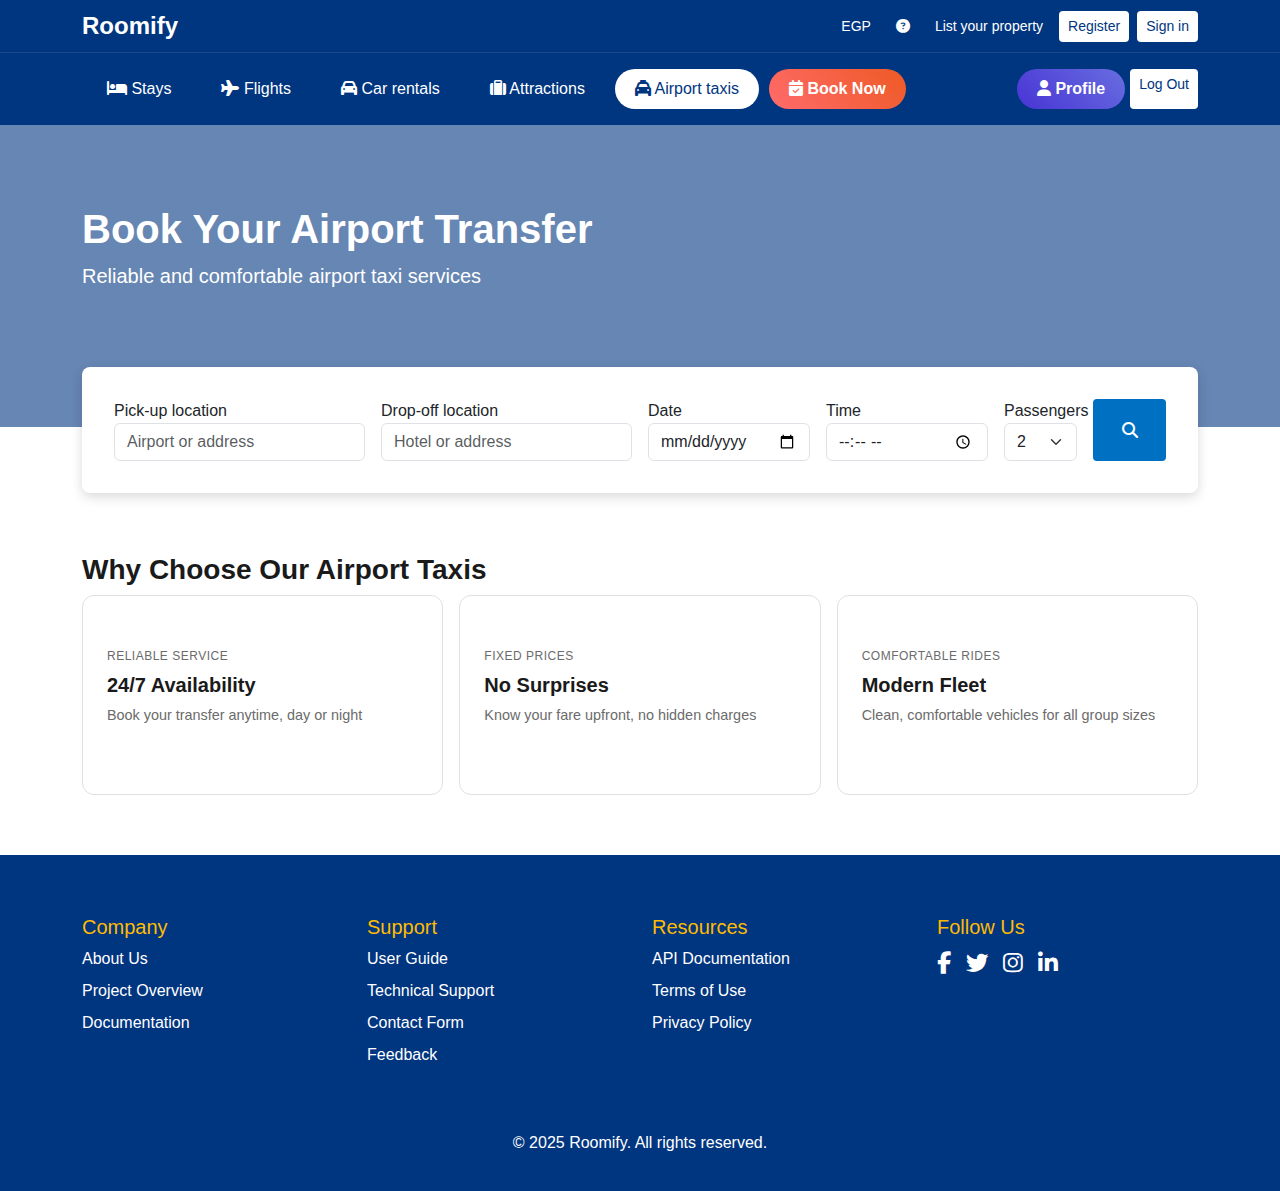
<file: Airport Taxis/airport-taxis.html>
<!DOCTYPE html>
<html lang="en">
<head>
    <meta charset="UTF-8">
    <meta name="viewport" content="width=device-width, initial-scale=1.0">
    <title>Roomify - Airport Taxis</title>

    <!-- Bootstrap & FontAwesome -->
    <link href="https://cdnjs.cloudflare.com/ajax/libs/bootstrap/5.3.2/css/bootstrap.min.css" rel="stylesheet">
    <link href="https://cdnjs.cloudflare.com/ajax/libs/font-awesome/6.4.0/css/all.min.css" rel="stylesheet">

    <!-- Custom CSS -->
    <link rel="stylesheet" href="../Home Page/style.css">
    <style>
        .hero {
            background-image: linear-gradient(rgba(0, 53, 128, 0.6), rgba(0, 53, 128, 0.6)), url('https://images.unsplash.com/photo-1449824913935-59a10b8d2000?w=1920&q=80');
        }
        .taxi-search-card {
            background: white;
            border-radius: 8px;
            padding: 2rem;
            box-shadow: 0 4px 12px rgba(0,0,0,0.15);
            position: relative;
            z-index: 10;
        }
    </style>
</head>
<body>

    <!-- Top Header Bar -->
    <div class="top-header">
        <div class="container">
            <div class="d-flex justify-content-between align-items-center py-2">
                <a class="navbar-brand" href="../Home Page/index.html">Roomify</a>
                <div class="d-flex align-items-center gap-2">
                    <button class="btn btn-sm text-white border-0">EGP</button>
                    <button class="btn btn-sm text-white border-0 icon-btn">
                        <i class="fas fa-question-circle"></i>
                    </button>
                    <a href="../listing-page/listing.html" class="btn btn-sm text-white border-0">List your property</a>
                   <a href="../Roomify-login/login.html" class="btn btn-sm white-btn">Register</a>
                   <a href="../Roomify-login/login.html" class="btn btn-sm white-btn">Sign in</a>
                </div>
            </div>
        </div>
    </div>

    <!-- Navigation -->
    <nav class="navbar navbar-expand-lg">
        <div class="container">
            <button class="navbar-toggler" type="button" data-bs-toggle="collapse" data-bs-target="#navbarNav">
                <span class="navbar-toggler-icon"></span>
            </button>

            <div class="collapse navbar-collapse justify-content-between" id="navbarNav">
                <!-- Main navigation items on the left -->
                <ul class="nav nav-pills">
                    <li class="nav-item"><a class="nav-link" href="../Home Page/index.html"><i class="fas fa-bed"></i> Stays</a></li>
                    <li class="nav-item"><a class="nav-link" href="../Flights/flights.html"><i class="fas fa-plane"></i> Flights</a></li>
                    <li class="nav-item"><a class="nav-link" href="../Car Rentals/car-rentals.html"><i class="fas fa-car"></i> Car rentals</a></li>
                    <li class="nav-item"><a class="nav-link" href="../Attractions/attractions.html"><i class="fas fa-suitcase"></i> Attractions</a></li>
                    <li class="nav-item"><a class="nav-link active" href="airport-taxis.html"><i class="fas fa-taxi"></i> Airport taxis</a></li>
                    <li class="nav-item"><a class="nav-link book-btn" href="../Booking Form/booking-form.html"><i class="fas fa-calendar-check"></i> Book Now</a></li>
                </ul>
                
                <!-- Profile button on the far right -->
                <div class="nav nav-pills">
                    <a class="nav-link profile-btn" href="../profile and bookings/profile&bookings.html"><i class="fas fa-user"></i> Profile</a>
                    <a href="../Home Page/index.html" class="btn btn-sm white-btn">Log Out</a>
                </div>
            </div>
        </div>
    </nav>

    <!-- Hero -->
    <section class="hero">
        <div class="container">
            <h1>Book Your Airport Transfer</h1>
            <p class="lead">Reliable and comfortable airport taxi services</p>
        </div>
    </section>

    <!-- Airport Taxi Search Card -->
    <div class="container">
        <div class="taxi-search-card">
            <form id="taxiSearchForm">
                <div class="row g-3">
                    <div class="col-md-3">
                        <label>Pick-up location</label>
                        <input type="text" id="taxiPickup" class="form-control" placeholder="Airport or address" required>
                    </div>

                    <div class="col-md-3">
                        <label>Drop-off location</label>
                        <input type="text" id="taxiDropoff" class="form-control" placeholder="Hotel or address" required>
                    </div>

                    <div class="col-md-2">
                        <label>Date</label>
                        <input type="date" id="taxiDate" class="form-control" required>
                    </div>

                    <div class="col-md-2">
                        <label>Time</label>
                        <input type="time" id="taxiTime" class="form-control" required>
                    </div>

                    <div class="col-md-1">
                        <label>Passengers</label>
                        <select id="taxiPassengers" class="form-select">
                            <option value="1">1</option>
                            <option value="2" selected>2</option>
                            <option value="3">3</option>
                            <option value="4">4</option>
                            <option value="5+">5+</option>
                        </select>
                    </div>

                    <div class="col-md-1 d-flex align-items-end">
                        <button type="submit" class="btn btn-search w-100 d-flex justify-content-center align-items-center" style="height: 100%;">
                            <i class="fas fa-search"></i>
                        </button>
                    </div>
                </div>
            </form>
        </div>
    </div>

    <!-- Service Features -->
    <section class="offers-section">
        <div class="container">
            <h2 class="section-title">Why Choose Our Airport Taxis</h2>
            <div class="row g-3">
                <div class="col-md-4">
                    <div class="offer-card">
                        <div class="offer-content">
                            <div class="offer-text">
                                <span class="offer-category">Reliable Service</span>
                                <h3 class="offer-title">24/7 Availability</h3>
                                <p class="offer-description">Book your transfer anytime, day or night</p>
                            </div>
                        </div>
                    </div>
                </div>
                <div class="col-md-4">
                    <div class="offer-card">
                        <div class="offer-content">
                            <div class="offer-text">
                                <span class="offer-category">Fixed Prices</span>
                                <h3 class="offer-title">No Surprises</h3>
                                <p class="offer-description">Know your fare upfront, no hidden charges</p>
                            </div>
                        </div>
                    </div>
                </div>
                <div class="col-md-4">
                    <div class="offer-card">
                        <div class="offer-content">
                            <div class="offer-text">
                                <span class="offer-category">Comfortable Rides</span>
                                <h3 class="offer-title">Modern Fleet</h3>
                                <p class="offer-description">Clean, comfortable vehicles for all group sizes</p>
                            </div>
                        </div>
                    </div>
                </div>
            </div>
        </div>
    </section>

    <!-- Footer -->
    <footer>
        <div class="container">
            <div class="row justify-content-center">
                <div class="col-md-3 mb-4">
                    <h5>Company</h5>
                    <a href="javascript:void(0);">About Us</a>
                    <a href="javascript:void(0);">Project Overview</a>
                    <a href="javascript:void(0);">Documentation</a>
                </div>
                <div class="col-md-3 mb-4">
                    <h5>Support</h5>
                    <a href="javascript:void(0);">User Guide</a>
                    <a href="javascript:void(0);">Technical Support</a>
                    <a href="javascript:void(0);">Contact Form</a>
                    <a href="javascript:void(0);">Feedback</a>
                </div>
                <div class="col-md-3 mb-4">
                    <h5>Resources</h5>
                    <a href="javascript:void(0);">API Documentation</a>
                    <a href="javascript:void(0);">Terms of Use</a>
                    <a href="javascript:void(0);">Privacy Policy</a>
                </div>
                <div class="col-md-3 mb-4">
                    <h5>Follow Us</h5>
                    <div class="social-icons">
                        <a href="javascript:void(0);"><i class="fab fa-facebook-f"></i></a>
                        <a href="javascript:void(0);"><i class="fab fa-twitter"></i></a>
                        <a href="javascript:void(0);"><i class="fab fa-instagram"></i></a>
                        <a href="javascript:void(0);"><i class="fab fa-linkedin-in"></i></a>
                    </div>
                </div>
            </div>
            <div class="copyright">
                <p>&copy; 2025 Roomify. All rights reserved.</p>
            </div>
        </div>
    </footer>

    <!-- Bootstrap JS -->
    <script src="https://cdnjs.cloudflare.com/ajax/libs/bootstrap/5.3.2/js/bootstrap.bundle.min.js"></script>
    <script>
        // Set min date to today
        const today = new Date().toISOString().split('T')[0];
        document.getElementById('taxiDate').min = today;

        // Form submission
        document.getElementById('taxiSearchForm').addEventListener('submit', function(e) {
            e.preventDefault();
            alert('Searching for airport taxis...');
        });
    </script>
</body>
</html>
</file>
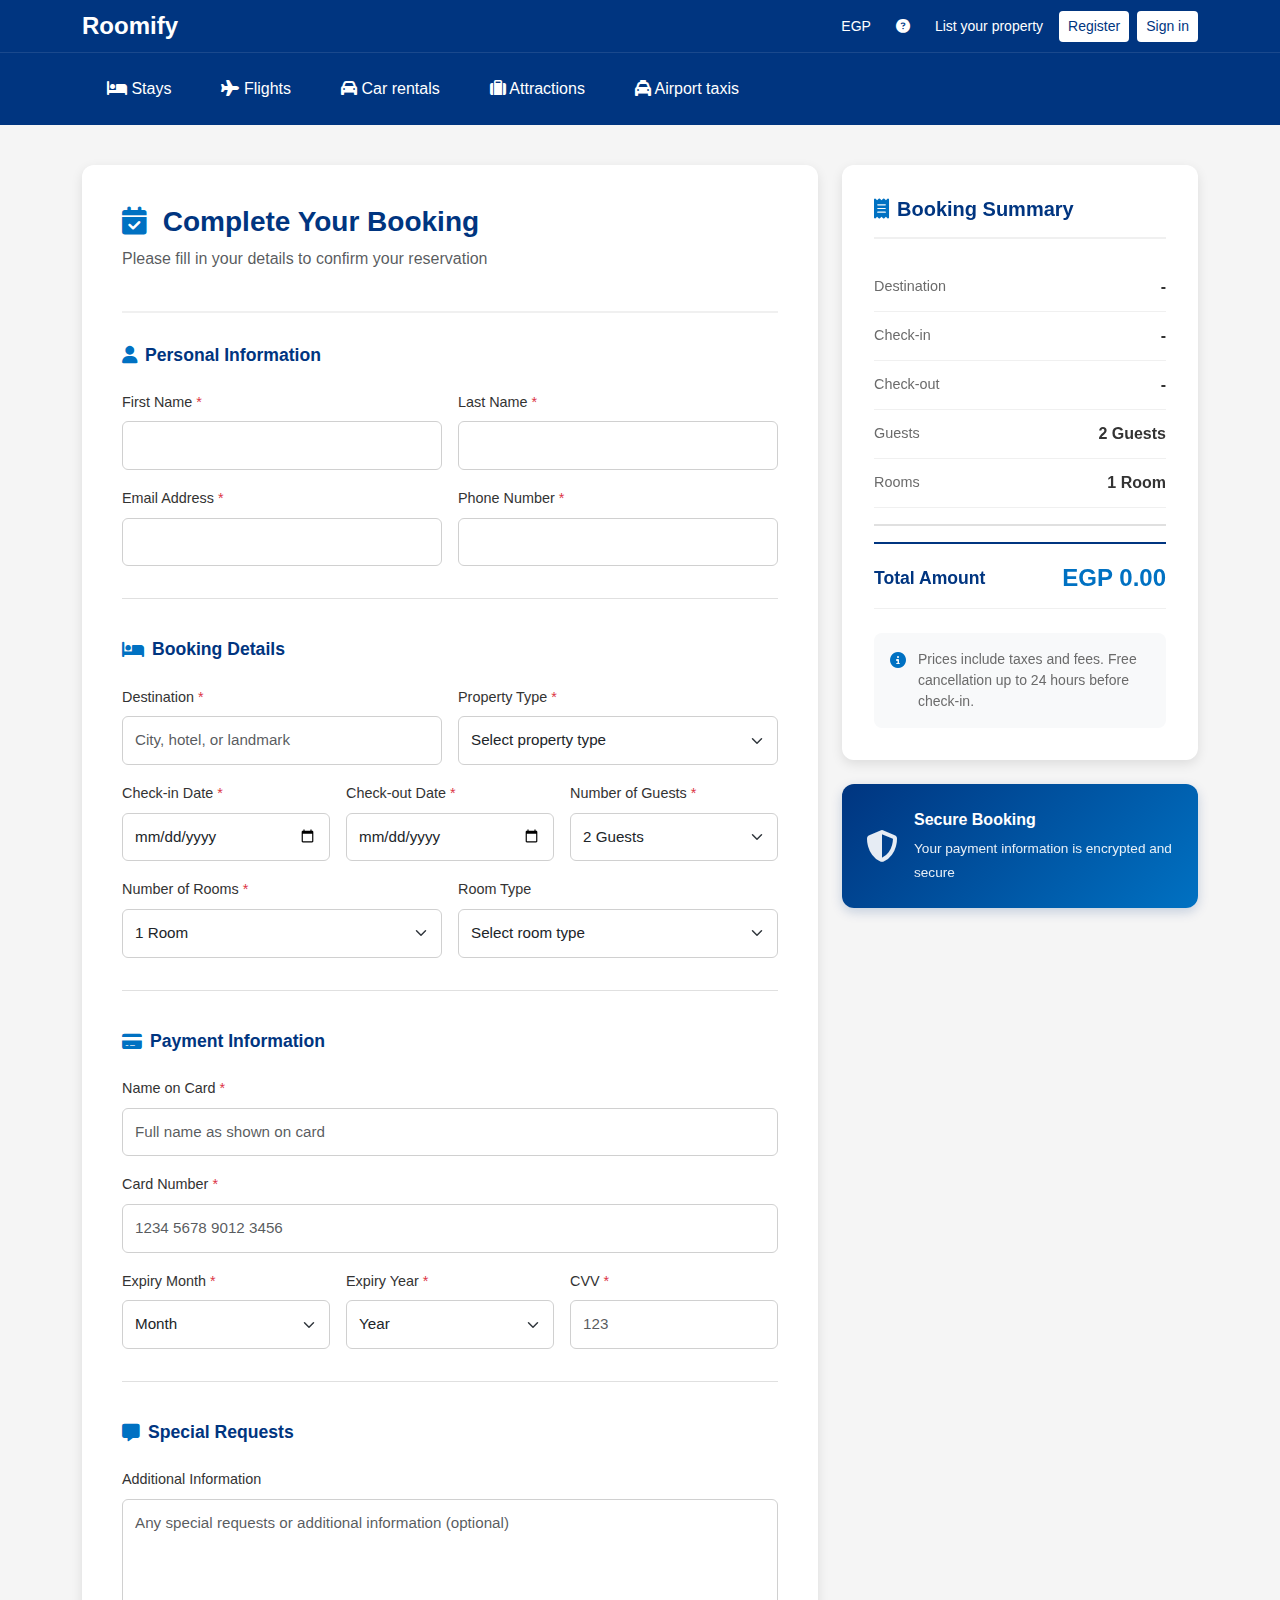
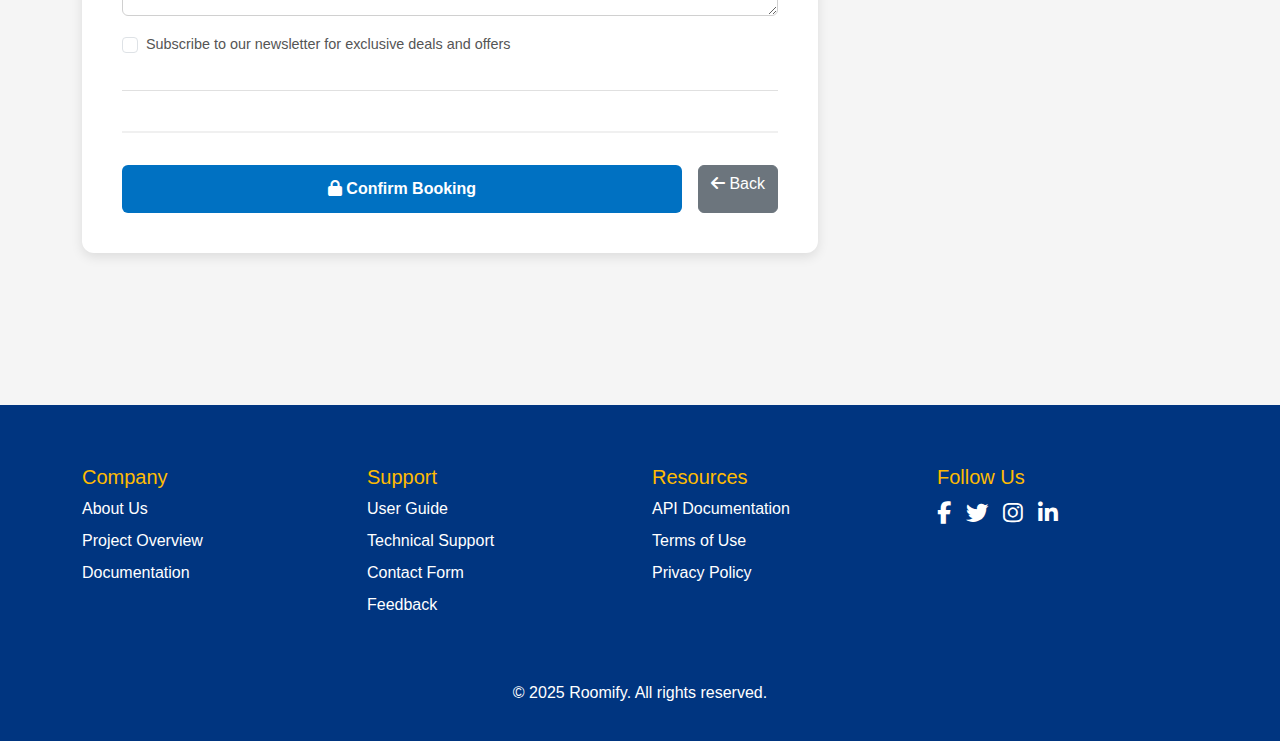
<file: Booking Form/booking-form.html>
<!DOCTYPE html>
<html lang="en">
<head>
    <meta charset="UTF-8">
    <meta name="viewport" content="width=device-width, initial-scale=1.0">
    <title>Roomify - Complete Your Booking</title>

    <!-- Bootstrap & FontAwesome -->
    <link href="https://cdnjs.cloudflare.com/ajax/libs/bootstrap/5.3.2/css/bootstrap.min.css" rel="stylesheet">
    <link href="https://cdnjs.cloudflare.com/ajax/libs/font-awesome/6.4.0/css/all.min.css" rel="stylesheet">

    <!-- Custom CSS -->
    <link rel="stylesheet" href="style.css">
</head>
<body>
    <!-- Top Header Bar -->
    <div class="top-header">
        <div class="container">
            <div class="d-flex justify-content-between align-items-center py-2">
                <a class="navbar-brand" href="../Home Page/index.html">Roomify</a>
                <div class="d-flex align-items-center gap-2">
                    <button class="btn btn-sm text-white border-0">EGP</button>
                    <button class="btn btn-sm text-white border-0 icon-btn">
                        <i class="fas fa-question-circle"></i>
                    </button>
                    <button class="btn btn-sm text-white border-0">List your property</button>
                    <button class="btn btn-sm white-btn">Register</button>
                    <button class="btn btn-sm white-btn">Sign in</button>
                </div>
            </div>
        </div>
    </div>

    <!-- Navigation -->
    <nav class="navbar navbar-expand-lg">
        <div class="container">
            <button class="navbar-toggler" type="button" data-bs-toggle="collapse" data-bs-target="#navbarNav">
                <span class="navbar-toggler-icon"></span>
            </button>
            <div class="collapse navbar-collapse" id="navbarNav">
                <ul class="nav nav-pills">
                    <li class="nav-item"><a class="nav-link" href="../Home Page/index.html"><i class="fas fa-bed"></i> Stays</a></li>
                    <li class="nav-item"><a class="nav-link" href="../Flights/flights.html"><i class="fas fa-plane"></i> Flights</a></li>
                    <li class="nav-item"><a class="nav-link" href="../Car Rentals/car-rentals.html"><i class="fas fa-car"></i> Car rentals</a></li>
                    <li class="nav-item"><a class="nav-link" href="../Attractions/attractions.html"><i class="fas fa-suitcase"></i> Attractions</a></li>
                    <li class="nav-item"><a class="nav-link" href="../Airport Taxis/airport-taxis.html"><i class="fas fa-taxi"></i> Airport taxis</a></li>
                </ul>
            </div>
        </div>
    </nav>

    <!-- Booking Form Section -->
    <section class="booking-section">
        <div class="container">
            <div class="row">
                <!-- Main Booking Form -->
                <div class="col-lg-8">
                    <div class="booking-card">
                        <div class="booking-header">
                            <h2><i class="fas fa-calendar-check"></i> Complete Your Booking</h2>
                            <p class="text-muted">Please fill in your details to confirm your reservation</p>
                        </div>

                        <form id="bookingForm" novalidate>
                            <!-- Personal Information -->
                            <div class="form-section">
                                <h5 class="section-title"><i class="fas fa-user"></i> Personal Information</h5>
                                <div class="row g-3">
                                    <div class="col-md-6">
                                        <label for="firstName" class="form-label">First Name <span class="text-danger">*</span></label>
                                        <input type="text" class="form-control" id="firstName" required>
                                        <div class="invalid-feedback">Please provide your first name.</div>
                                    </div>
                                    <div class="col-md-6">
                                        <label for="lastName" class="form-label">Last Name <span class="text-danger">*</span></label>
                                        <input type="text" class="form-control" id="lastName" required>
                                        <div class="invalid-feedback">Please provide your last name.</div>
                                    </div>
                                    <div class="col-md-6">
                                        <label for="email" class="form-label">Email Address <span class="text-danger">*</span></label>
                                        <input type="email" class="form-control" id="email" required>
                                        <div class="invalid-feedback">Please provide a valid email address.</div>
                                    </div>
                                    <div class="col-md-6">
                                        <label for="phone" class="form-label">Phone Number <span class="text-danger">*</span></label>
                                        <input type="tel" class="form-control" id="phone" required>
                                        <div class="invalid-feedback">Please provide your phone number.</div>
                                    </div>
                                </div>
                            </div>

                            <!-- Booking Details -->
                            <div class="form-section">
                                <h5 class="section-title"><i class="fas fa-bed"></i> Booking Details</h5>
                                <div class="row g-3">
                                    <div class="col-md-6">
                                        <label for="destination" class="form-label">Destination <span class="text-danger">*</span></label>
                                        <input type="text" class="form-control" id="destination" placeholder="City, hotel, or landmark" required>
                                        <div class="invalid-feedback">Please select a destination.</div>
                                    </div>
                                    <div class="col-md-6">
                                        <label for="propertyType" class="form-label">Property Type <span class="text-danger">*</span></label>
                                        <select class="form-select" id="propertyType" required>
                                            <option value="">Select property type</option>
                                            <option value="hotel">Hotel</option>
                                            <option value="apartment">Apartment</option>
                                            <option value="villa">Villa</option>
                                            <option value="resort">Resort</option>
                                            <option value="bed-breakfast">Bed & Breakfast</option>
                                            <option value="guest-house">Guest House</option>
                                            <option value="hostel">Hostel</option>
                                        </select>
                                        <div class="invalid-feedback">Please select a property type.</div>
                                    </div>
                                    <div class="col-md-4">
                                        <label for="checkIn" class="form-label">Check-in Date <span class="text-danger">*</span></label>
                                        <input type="date" class="form-control" id="checkIn" required>
                                        <div class="invalid-feedback">Please select a check-in date.</div>
                                    </div>
                                    <div class="col-md-4">
                                        <label for="checkOut" class="form-label">Check-out Date <span class="text-danger">*</span></label>
                                        <input type="date" class="form-control" id="checkOut" required>
                                        <div class="invalid-feedback">Please select a check-out date.</div>
                                    </div>
                                    <div class="col-md-4">
                                        <label for="guests" class="form-label">Number of Guests <span class="text-danger">*</span></label>
                                        <select class="form-select" id="guests" required>
                                            <option value="">Select guests</option>
                                            <option value="1">1 Guest</option>
                                            <option value="2" selected>2 Guests</option>
                                            <option value="3">3 Guests</option>
                                            <option value="4">4 Guests</option>
                                            <option value="5">5 Guests</option>
                                            <option value="6+">6+ Guests</option>
                                        </select>
                                        <div class="invalid-feedback">Please select number of guests.</div>
                                    </div>
                                    <div class="col-md-6">
                                        <label for="rooms" class="form-label">Number of Rooms <span class="text-danger">*</span></label>
                                        <select class="form-select" id="rooms" required>
                                            <option value="">Select rooms</option>
                                            <option value="1" selected>1 Room</option>
                                            <option value="2">2 Rooms</option>
                                            <option value="3">3 Rooms</option>
                                            <option value="4">4 Rooms</option>
                                            <option value="5+">5+ Rooms</option>
                                        </select>
                                        <div class="invalid-feedback">Please select number of rooms.</div>
                                    </div>
                                    <div class="col-md-6">
                                        <label for="roomType" class="form-label">Room Type</label>
                                        <select class="form-select" id="roomType">
                                            <option value="">Select room type</option>
                                            <option value="single">Single Room</option>
                                            <option value="double">Double Room</option>
                                            <option value="twin">Twin Room</option>
                                            <option value="suite">Suite</option>
                                            <option value="deluxe">Deluxe Room</option>
                                        </select>
                                    </div>
                                </div>
                            </div>

                            <!-- Payment Information -->
                            <div class="form-section">
                                <h5 class="section-title"><i class="fas fa-credit-card"></i> Payment Information</h5>
                                <div class="row g-3">
                                    <div class="col-12">
                                        <label for="cardName" class="form-label">Name on Card <span class="text-danger">*</span></label>
                                        <input type="text" class="form-control" id="cardName" placeholder="Full name as shown on card" required>
                                        <div class="invalid-feedback">Please provide the name on card.</div>
                                    </div>
                                    <div class="col-12">
                                        <label for="cardNumber" class="form-label">Card Number <span class="text-danger">*</span></label>
                                        <input type="text" class="form-control" id="cardNumber" placeholder="1234 5678 9012 3456" maxlength="19" required>
                                        <div class="invalid-feedback">Please provide a valid card number.</div>
                                    </div>
                                    <div class="col-md-4">
                                        <label for="expiryMonth" class="form-label">Expiry Month <span class="text-danger">*</span></label>
                                        <select class="form-select" id="expiryMonth" required>
                                            <option value="">Month</option>
                                            <option value="01">01</option>
                                            <option value="02">02</option>
                                            <option value="03">03</option>
                                            <option value="04">04</option>
                                            <option value="05">05</option>
                                            <option value="06">06</option>
                                            <option value="07">07</option>
                                            <option value="08">08</option>
                                            <option value="09">09</option>
                                            <option value="10">10</option>
                                            <option value="11">11</option>
                                            <option value="12">12</option>
                                        </select>
                                        <div class="invalid-feedback">Please select expiry month.</div>
                                    </div>
                                    <div class="col-md-4">
                                        <label for="expiryYear" class="form-label">Expiry Year <span class="text-danger">*</span></label>
                                        <select class="form-select" id="expiryYear" required>
                                            <option value="">Year</option>
                                        </select>
                                        <div class="invalid-feedback">Please select expiry year.</div>
                                    </div>
                                    <div class="col-md-4">
                                        <label for="cvv" class="form-label">CVV <span class="text-danger">*</span></label>
                                        <input type="text" class="form-control" id="cvv" placeholder="123" maxlength="4" required>
                                        <div class="invalid-feedback">Please provide CVV.</div>
                                    </div>
                                </div>
                            </div>

                            <!-- Special Requests -->
                            <div class="form-section">
                                <h5 class="section-title"><i class="fas fa-comment-alt"></i> Special Requests</h5>
                                <div class="mb-3">
                                    <label for="specialRequests" class="form-label">Additional Information</label>
                                    <textarea class="form-control" id="specialRequests" rows="4" placeholder="Any special requests or additional information (optional)"></textarea>
                                </div>
                                <div class="form-check">
                                    <input class="form-check-input" type="checkbox" id="newsletter">
                                    <label class="form-check-label" for="newsletter">
                                        Subscribe to our newsletter for exclusive deals and offers
                                    </label>
                                </div>
                            </div>

                            <!-- Submit Button -->
                            <div class="form-actions">
                                <a href="../profile and bookings/profile&bookings.html" class="btn btn-primary btn-booking">
                                <i class="fas fa-lock"></i> Confirm Booking
                                </a>

                                </button>
                                <a href="../Home Page/index.html" class="btn btn-secondary btn-back">
                                <i class="fas fa-arrow-left"></i> Back
                                </a>


                            </div>
                        </form>
                    </div>
                </div>

                <!-- Booking Summary Sidebar -->
                <div class="col-lg-4">
                    <div class="booking-summary">
                        <h5 class="summary-title"><i class="fas fa-receipt"></i> Booking Summary</h5>
                        
                        <div class="summary-item">
                            <div class="summary-label">Destination</div>
                            <div class="summary-value" id="summaryDestination">-</div>
                        </div>
                        
                        <div class="summary-item">
                            <div class="summary-label">Check-in</div>
                            <div class="summary-value" id="summaryCheckIn">-</div>
                        </div>
                        
                        <div class="summary-item">
                            <div class="summary-label">Check-out</div>
                            <div class="summary-value" id="summaryCheckOut">-</div>
                        </div>
                        
                        <div class="summary-item">
                            <div class="summary-label">Guests</div>
                            <div class="summary-value" id="summaryGuests">-</div>
                        </div>
                        
                        <div class="summary-item">
                            <div class="summary-label">Rooms</div>
                            <div class="summary-value" id="summaryRooms">-</div>
                        </div>
                        
                        <div class="summary-divider"></div>
                        
                        <div class="summary-item summary-total">
                            <div class="summary-label">Total Amount</div>
                            <div class="summary-value" id="summaryTotal">EGP 0.00</div>
                        </div>
                        
                        <div class="summary-note">
                            <i class="fas fa-info-circle"></i>
                            <small>Prices include taxes and fees. Free cancellation up to 24 hours before check-in.</small>
                        </div>
                    </div>

                    <!-- Security Badge -->
                    <div class="security-badge">
                        <i class="fas fa-shield-alt"></i>
                        <div>
                            <strong>Secure Booking</strong>
                            <small>Your payment information is encrypted and secure</small>
                        </div>
                    </div>
                </div>
            </div>
        </div>
    </section>

    <!-- Footer -->
    <footer>
        <div class="container">
            <div class="row justify-content-center">
                <div class="col-md-3 mb-4">
                    <h5>Company</h5>
                    <a href="javascript:void(0);">About Us</a>
                    <a href="javascript:void(0);">Project Overview</a>
                    <a href="javascript:void(0);">Documentation</a>
                </div>
                <div class="col-md-3 mb-4">
                    <h5>Support</h5>
                    <a href="javascript:void(0);">User Guide</a>
                    <a href="javascript:void(0);">Technical Support</a>
                    <a href="javascript:void(0);">Contact Form</a>
                    <a href="javascript:void(0);">Feedback</a>
                </div>
                <div class="col-md-3 mb-4">
                    <h5>Resources</h5>
                    <a href="javascript:void(0);">API Documentation</a>
                    <a href="javascript:void(0);">Terms of Use</a>
                    <a href="javascript:void(0);">Privacy Policy</a>
                </div>
                <div class="col-md-3 mb-4">
                    <h5>Follow Us</h5>
                    <div class="social-icons">
                        <a href="javascript:void(0);"><i class="fab fa-facebook-f"></i></a>
                        <a href="javascript:void(0);"><i class="fab fa-twitter"></i></a>
                        <a href="javascript:void(0);"><i class="fab fa-instagram"></i></a>
                        <a href="javascript:void(0);"><i class="fab fa-linkedin-in"></i></a>
                    </div>
                </div>
            </div>
            <div class="copyright">
                <p>&copy; 2025 Roomify. All rights reserved.</p>
            </div>
        </div>
    </footer>

    <!-- Bootstrap JS -->
    <script src="https://cdnjs.cloudflare.com/ajax/libs/bootstrap/5.3.2/js/bootstrap.bundle.min.js"></script>

    <!-- Custom JS -->
    <script src="script.js"></script>
</body>
</html>
</file>
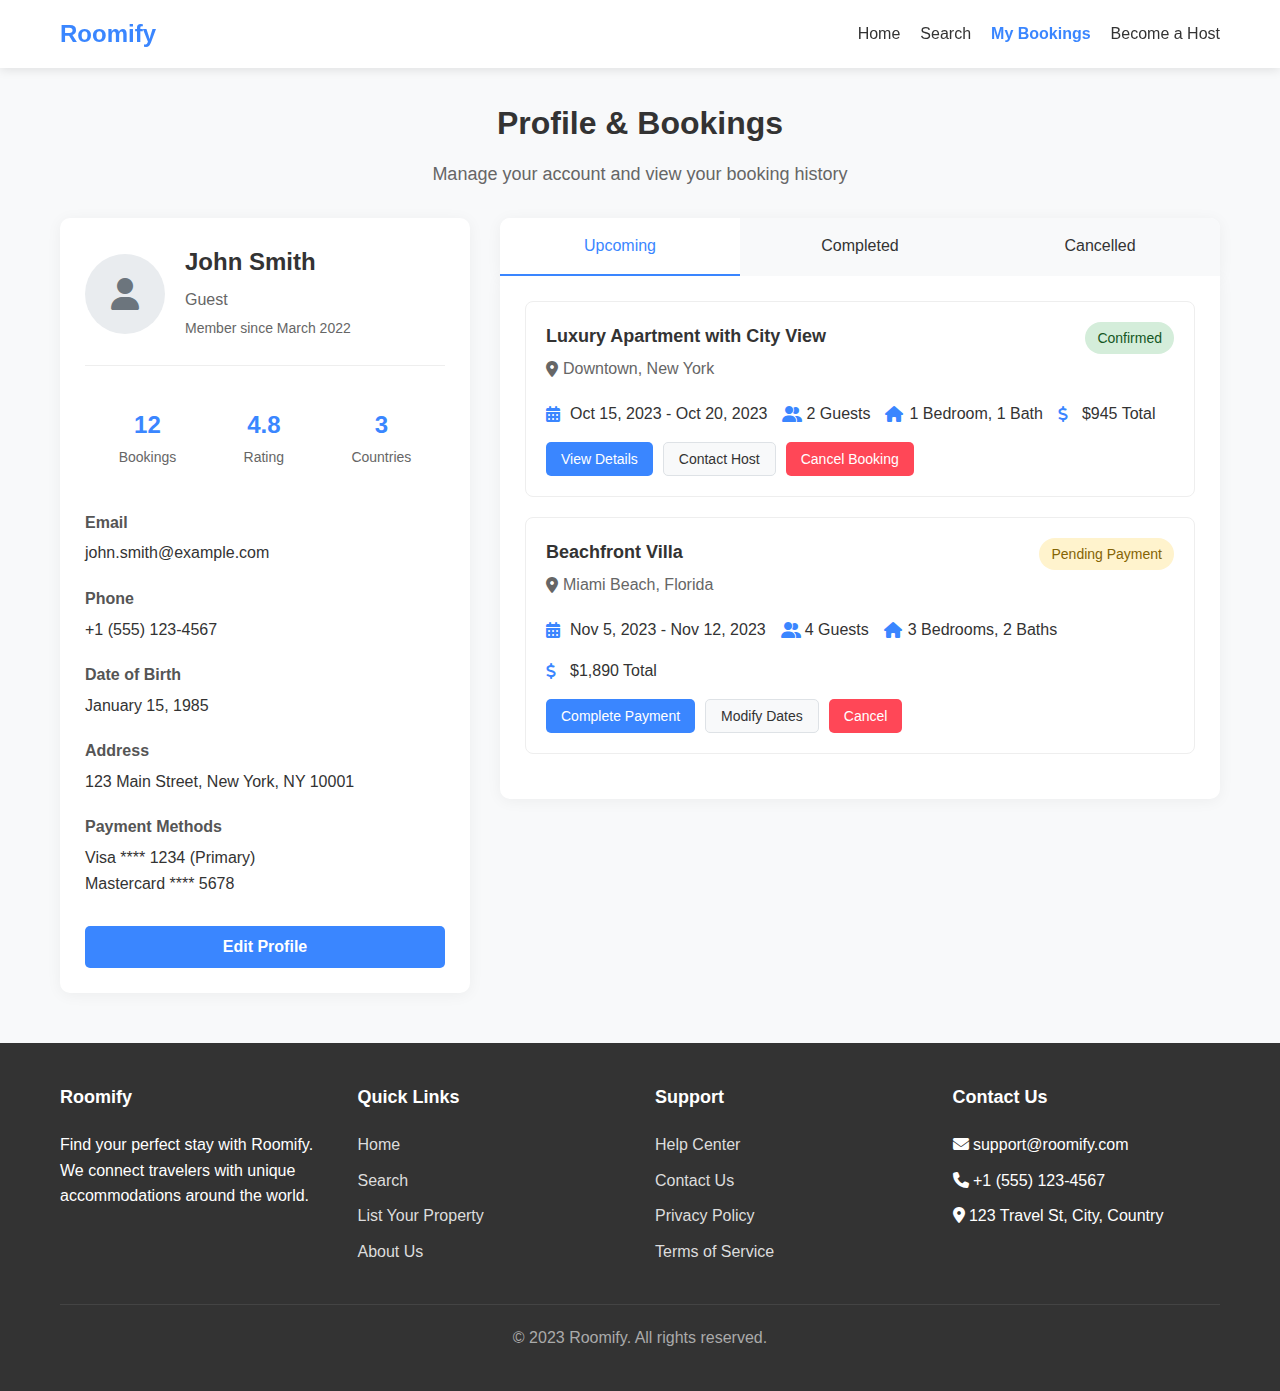
<file: profile and bookings/profile&bookings.html>
<!DOCTYPE html>
<html lang="en">
<head>
    <meta charset="UTF-8">
    <meta name="viewport" content="width=device-width, initial-scale=1.0">
    <title>Roomify - Profile & Bookings</title>
    <link rel="stylesheet" href="https://cdnjs.cloudflare.com/ajax/libs/font-awesome/6.4.0/css/all.min.css">
    <style>
        /* Reset and Base Styles */
        * {
            margin: 0;
            padding: 0;
            box-sizing: border-box;
            font-family: 'Segoe UI', Tahoma, Geneva, Verdana, sans-serif;
        }
        
        body {
            background-color: #f8f9fa;
            color: #333;
            line-height: 1.6;
        }
        
        .container {
            max-width: 1200px;
            margin: 0 auto;
            padding: 0 20px;
        }
        
        /* Header Styles */
        header {
            background-color: #fff;
            box-shadow: 0 2px 10px rgba(0, 0, 0, 0.1);
            position: sticky;
            top: 0;
            z-index: 100;
        }
        
        .navbar {
            display: flex;
            justify-content: space-between;
            align-items: center;
            padding: 15px 0;
        }
        
        .logo {
            font-size: 24px;
            font-weight: 700;
            color: #3a86ff;
            text-decoration: none;
        }
        
        .nav-links {
            display: flex;
            list-style: none;
        }
        
        .nav-links li {
            margin-left: 20px;
        }
        
        .nav-links a {
            text-decoration: none;
            color: #333;
            font-weight: 500;
            transition: color 0.3s;
        }
        
        .nav-links a:hover {
            color: #3a86ff;
        }
        
        .nav-links a.active {
            color: #3a86ff;
            font-weight: 600;
        }
        
        /* Main Content Styles */
        .page-header {
            margin: 30px 0;
            text-align: center;
        }
        
        .page-title {
            font-size: 32px;
            color: #333;
            margin-bottom: 10px;
        }
        
        .page-subtitle {
            color: #666;
            font-size: 18px;
        }
        
        .profile-bookings-container {
            display: flex;
            flex-wrap: wrap;
            gap: 30px;
            margin-bottom: 50px;
        }
        
        /* Profile Section */
        .profile-section {
            flex: 1;
            min-width: 300px;
            background-color: #fff;
            border-radius: 10px;
            padding: 25px;
            box-shadow: 0 2px 15px rgba(0, 0, 0, 0.05);
            height: fit-content;
        }
        
        .profile-header {
            display: flex;
            align-items: center;
            margin-bottom: 25px;
            padding-bottom: 20px;
            border-bottom: 1px solid #eee;
        }
        
        .profile-avatar {
            width: 80px;
            height: 80px;
            border-radius: 50%;
            overflow: hidden;
            margin-right: 20px;
            background-color: #e9ecef;
            display: flex;
            align-items: center;
            justify-content: center;
            font-size: 32px;
            color: #6c757d;
        }
        
        .profile-avatar img {
            width: 100%;
            height: 100%;
            object-fit: cover;
        }
        
        .profile-info h2 {
            font-size: 24px;
            margin-bottom: 5px;
        }
        
        .profile-info p {
            color: #666;
            margin-bottom: 5px;
        }
        
        .member-since {
            font-size: 14px;
            color: #999;
        }
        
        .profile-stats {
            display: flex;
            justify-content: space-around;
            margin: 25px 0;
            text-align: center;
        }
        
        .stat {
            padding: 15px;
        }
        
        .stat-value {
            font-size: 24px;
            font-weight: 700;
            color: #3a86ff;
            display: block;
        }
        
        .stat-label {
            font-size: 14px;
            color: #666;
        }
        
        .profile-details {
            margin-top: 20px;
        }
        
        .detail-group {
            margin-bottom: 20px;
        }
        
        .detail-label {
            font-weight: 600;
            margin-bottom: 5px;
            color: #555;
        }
        
        .detail-value {
            color: #333;
        }
        
        .edit-profile-btn {
            background-color: #3a86ff;
            color: white;
            border: none;
            padding: 12px 20px;
            border-radius: 5px;
            font-size: 16px;
            font-weight: 600;
            cursor: pointer;
            transition: background-color 0.3s;
            width: 100%;
            margin-top: 10px;
        }
        
        .edit-profile-btn:hover {
            background-color: #2667cc;
        }
        
        /* Bookings Section */
        .bookings-section {
            flex: 2;
            min-width: 300px;
        }
        
        .bookings-tabs {
            display: flex;
            background-color: #fff;
            border-radius: 10px 10px 0 0;
            overflow: hidden;
            box-shadow: 0 2px 15px rgba(0, 0, 0, 0.05);
        }
        
        .tab {
            flex: 1;
            padding: 15px;
            text-align: center;
            background-color: #f8f9fa;
            cursor: pointer;
            transition: all 0.3s;
            font-weight: 500;
        }
        
        .tab.active {
            background-color: #fff;
            color: #3a86ff;
            border-bottom: 2px solid #3a86ff;
        }
        
        .tab:hover:not(.active) {
            background-color: #e9ecef;
        }
        
        .bookings-content {
            background-color: #fff;
            border-radius: 0 0 10px 10px;
            padding: 25px;
            box-shadow: 0 2px 15px rgba(0, 0, 0, 0.05);
        }
        
        .tab-content {
            display: none;
        }
        
        .tab-content.active {
            display: block;
        }
        
        .booking-card {
            border: 1px solid #eee;
            border-radius: 8px;
            padding: 20px;
            margin-bottom: 20px;
            transition: box-shadow 0.3s;
        }
        
        .booking-card:hover {
            box-shadow: 0 4px 12px rgba(0, 0, 0, 0.1);
        }
        
        .booking-header {
            display: flex;
            justify-content: space-between;
            align-items: flex-start;
            margin-bottom: 15px;
        }
        
        .booking-title {
            font-size: 18px;
            font-weight: 600;
            margin-bottom: 5px;
        }
        
        .booking-location {
            color: #666;
            display: flex;
            align-items: center;
            margin-bottom: 5px;
        }
        
        .booking-location i {
            margin-right: 5px;
        }
        
        .booking-status {
            padding: 5px 12px;
            border-radius: 20px;
            font-size: 14px;
            font-weight: 500;
        }
        
        .status-confirmed {
            background-color: #d4edda;
            color: #155724;
        }
        
        .status-pending {
            background-color: #fff3cd;
            color: #856404;
        }
        
        .status-cancelled {
            background-color: #f8d7da;
            color: #721c24;
        }
        
        .status-completed {
            background-color: #e2e3e5;
            color: #383d41;
        }
        
        .booking-details {
            display: flex;
            flex-wrap: wrap;
            gap: 15px;
            margin-bottom: 15px;
        }
        
        .booking-detail {
            display: flex;
            align-items: center;
        }
        
        .booking-detail i {
            color: #3a86ff;
            margin-right: 8px;
            width: 16px;
        }
        
        .booking-actions {
            display: flex;
            gap: 10px;
            margin-top: 15px;
        }
        
        .action-btn {
            padding: 8px 15px;
            border-radius: 5px;
            font-size: 14px;
            font-weight: 500;
            cursor: pointer;
            transition: all 0.3s;
            border: none;
        }
        
        .primary-btn {
            background-color: #3a86ff;
            color: white;
        }
        
        .primary-btn:hover {
            background-color: #2667cc;
        }
        
        .secondary-btn {
            background-color: #f8f9fa;
            color: #333;
            border: 1px solid #dee2e6;
        }
        
        .secondary-btn:hover {
            background-color: #e9ecef;
        }
        
        .danger-btn {
            background-color: #ff4757;
            color: white;
        }
        
        .danger-btn:hover {
            background-color: #ff3742;
        }
        
        .no-bookings {
            text-align: center;
            padding: 40px 20px;
            color: #666;
        }
        
        .no-bookings i {
            font-size: 48px;
            margin-bottom: 15px;
            color: #dee2e6;
        }
        
        /* Modal Styles */
        .modal {
            display: none;
            position: fixed;
            top: 0;
            left: 0;
            width: 100%;
            height: 100%;
            background-color: rgba(0, 0, 0, 0.5);
            z-index: 1000;
            align-items: center;
            justify-content: center;
        }
        
        .modal.active {
            display: flex;
        }
        
        .modal-content {
            background-color: white;
            border-radius: 10px;
            width: 90%;
            max-width: 500px;
            padding: 30px;
            box-shadow: 0 5px 25px rgba(0, 0, 0, 0.2);
        }
        
        .modal-header {
            display: flex;
            justify-content: space-between;
            align-items: center;
            margin-bottom: 20px;
            padding-bottom: 15px;
            border-bottom: 1px solid #eee;
        }
        
        .modal-title {
            font-size: 22px;
            font-weight: 600;
        }
        
        .modal-close {
            background: none;
            border: none;
            font-size: 20px;
            cursor: pointer;
            color: #666;
        }
        
        .form-group {
            margin-bottom: 20px;
        }
        
        .form-group label {
            display: block;
            margin-bottom: 8px;
            font-weight: 500;
        }
        
        .form-group input, .form-group select, .form-group textarea {
            width: 100%;
            padding: 12px;
            border: 1px solid #ddd;
            border-radius: 5px;
            font-size: 16px;
        }
        
        .form-group textarea {
            min-height: 100px;
            resize: vertical;
        }
        
        .form-actions {
            display: flex;
            justify-content: flex-end;
            gap: 10px;
            margin-top: 25px;
        }
        
        /* Footer Styles */
        footer {
            background-color: #333;
            color: #fff;
            padding: 40px 0;
            margin-top: 50px;
        }
        
        .footer-content {
            display: flex;
            flex-wrap: wrap;
            justify-content: space-between;
            gap: 30px;
        }
        
        .footer-section {
            flex: 1;
            min-width: 200px;
        }
        
        .footer-section h3 {
            margin-bottom: 20px;
            font-size: 18px;
        }
        
        .footer-links {
            list-style: none;
        }
        
        .footer-links li {
            margin-bottom: 10px;
        }
        
        .footer-links a {
            color: #ddd;
            text-decoration: none;
            transition: color 0.3s;
        }
        
        .footer-links a:hover {
            color: #3a86ff;
        }
        
        .footer-bottom {
            text-align: center;
            margin-top: 30px;
            padding-top: 20px;
            border-top: 1px solid #444;
            color: #aaa;
        }
        
        /* Responsive Styles */
        @media (max-width: 768px) {
            .profile-bookings-container {
                flex-direction: column;
            }
            
            .booking-header {
                flex-direction: column;
            }
            
            .booking-status {
                align-self: flex-start;
                margin-top: 10px;
            }
            
            .booking-actions {
                flex-wrap: wrap;
            }
            
            .action-btn {
                flex: 1;
                min-width: 120px;
            }
        }
    </style>
</head>
<body>
    <!-- Header -->
    <header>
        <div class="container">
            <nav class="navbar">
                <a href="#" class="logo">Roomify</a>
                <ul class="nav-links">
                    <li class="nav-item">
                    <a href="../Home Page/index.html" class="nav-link">Home</a>
                    </li>

                    <li><a href="#">Search</a></li>
                    <li><a href="#" class="active">My Bookings</a></li>
                    <li><a href="#">Become a Host</a></li>
                </ul>
            </nav>
        </div>
    </header>

    <!-- Main Content -->
    <div class="container">
        <div class="page-header">
            <h1 class="page-title">Profile & Bookings</h1>
            <p class="page-subtitle">Manage your account and view your booking history</p>
        </div>
        
        <div class="profile-bookings-container">
            <!-- Profile Section -->
            <div class="profile-section">
                <div class="profile-header">
                    <div class="profile-avatar">
                        <i class="fas fa-user"></i>
                    </div>
                    <div class="profile-info">
                        <h2>John Smith</h2>
                        <p>Guest</p>
                        <p class="member-since">Member since March 2022</p>
                    </div>
                </div>
                
                <div class="profile-stats">
                    <div class="stat">
                        <span class="stat-value">12</span>
                        <span class="stat-label">Bookings</span>
                    </div>
                    <div class="stat">
                        <span class="stat-value">4.8</span>
                        <span class="stat-label">Rating</span>
                    </div>
                    <div class="stat">
                        <span class="stat-value">3</span>
                        <span class="stat-label">Countries</span>
                    </div>
                </div>
                
                <div class="profile-details">
                    <div class="detail-group">
                        <div class="detail-label">Email</div>
                        <div class="detail-value">john.smith@example.com</div>
                    </div>
                    
                    <div class="detail-group">
                        <div class="detail-label">Phone</div>
                        <div class="detail-value">+1 (555) 123-4567</div>
                    </div>
                    
                    <div class="detail-group">
                        <div class="detail-label">Date of Birth</div>
                        <div class="detail-value">January 15, 1985</div>
                    </div>
                    
                    <div class="detail-group">
                        <div class="detail-label">Address</div>
                        <div class="detail-value">123 Main Street, New York, NY 10001</div>
                    </div>
                    
                    <div class="detail-group">
                        <div class="detail-label">Payment Methods</div>
                        <div class="detail-value">Visa **** 1234 (Primary)</div>
                        <div class="detail-value">Mastercard **** 5678</div>
                    </div>
                </div>
                
                <button class="edit-profile-btn" id="edit-profile-btn">Edit Profile</button>
            </div>
            
            <!-- Bookings Section -->
            <div class="bookings-section">
                <div class="bookings-tabs">
                    <div class="tab active" data-tab="upcoming">Upcoming</div>
                    <div class="tab" data-tab="completed">Completed</div>
                    <div class="tab" data-tab="cancelled">Cancelled</div>
                </div>
                
                <div class="bookings-content">
                    <!-- Upcoming Bookings Tab -->
                    <div class="tab-content active" id="upcoming-tab">
                        <div class="booking-card">
                            <div class="booking-header">
                                <div>
                                    <h3 class="booking-title">Luxury Apartment with City View</h3>
                                    <div class="booking-location">
                                        <i class="fas fa-map-marker-alt"></i>
                                        <span>Downtown, New York</span>
                                    </div>
                                </div>
                                <div class="booking-status status-confirmed">Confirmed</div>
                            </div>
                            
                            <div class="booking-details">
                                <div class="booking-detail">
                                    <i class="fas fa-calendar-alt"></i>
                                    <span>Oct 15, 2023 - Oct 20, 2023</span>
                                </div>
                                <div class="booking-detail">
                                    <i class="fas fa-user-friends"></i>
                                    <span>2 Guests</span>
                                </div>
                                <div class="booking-detail">
                                    <i class="fas fa-home"></i>
                                    <span>1 Bedroom, 1 Bath</span>
                                </div>
                                <div class="booking-detail">
                                    <i class="fas fa-dollar-sign"></i>
                                    <span>$945 Total</span>
                                </div>
                            </div>
                            
                            <div class="booking-actions">
                                <button class="action-btn primary-btn">View Details</button>
                                <button class="action-btn secondary-btn">Contact Host</button>
                                <button class="action-btn danger-btn cancel-booking" data-booking="1">Cancel Booking</button>
                            </div>
                        </div>
                        
                        <div class="booking-card">
                            <div class="booking-header">
                                <div>
                                    <h3 class="booking-title">Beachfront Villa</h3>
                                    <div class="booking-location">
                                        <i class="fas fa-map-marker-alt"></i>
                                        <span>Miami Beach, Florida</span>
                                    </div>
                                </div>
                                <div class="booking-status status-pending">Pending Payment</div>
                            </div>
                            
                            <div class="booking-details">
                                <div class="booking-detail">
                                    <i class="fas fa-calendar-alt"></i>
                                    <span>Nov 5, 2023 - Nov 12, 2023</span>
                                </div>
                                <div class="booking-detail">
                                    <i class="fas fa-user-friends"></i>
                                    <span>4 Guests</span>
                                </div>
                                <div class="booking-detail">
                                    <i class="fas fa-home"></i>
                                    <span>3 Bedrooms, 2 Baths</span>
                                </div>
                                <div class="booking-detail">
                                    <i class="fas fa-dollar-sign"></i>
                                    <span>$1,890 Total</span>
                                </div>
                            </div>
                            
                            <div class="booking-actions">
                                <button class="action-btn primary-btn">Complete Payment</button>
                                <button class="action-btn secondary-btn">Modify Dates</button>
                                <button class="action-btn danger-btn cancel-booking" data-booking="2">Cancel</button>
                            </div>
                        </div>
                    </div>
                    
                    <!-- Completed Bookings Tab -->
                    <div class="tab-content" id="completed-tab">
                        <div class="booking-card">
                            <div class="booking-header">
                                <div>
                                    <h3 class="booking-title">Cozy Mountain Cabin</h3>
                                    <div class="booking-location">
                                        <i class="fas fa-map-marker-alt"></i>
                                        <span>Asheville, North Carolina</span>
                                    </div>
                                </div>
                                <div class="booking-status status-completed">Completed</div>
                            </div>
                            
                            <div class="booking-details">
                                <div class="booking-detail">
                                    <i class="fas fa-calendar-alt"></i>
                                    <span>Aug 10, 2023 - Aug 15, 2023</span>
                                </div>
                                <div class="booking-detail">
                                    <i class="fas fa-user-friends"></i>
                                    <span>2 Guests</span>
                                </div>
                                <div class="booking-detail">
                                    <i class="fas fa-home"></i>
                                    <span>1 Bedroom, 1 Bath</span>
                                </div>
                                <div class="booking-detail">
                                    <i class="fas fa-dollar-sign"></i>
                                    <span>$720 Total</span>
                                </div>
                            </div>
                            
                            <div class="booking-actions">
                                <button class="action-btn primary-btn">View Receipt</button>
                                <button class="action-btn secondary-btn">Leave Review</button>
                                <button class="action-btn secondary-btn">Book Again</button>
                            </div>
                        </div>
                        
                        <div class="booking-card">
                            <div class="booking-header">
                                <div>
                                    <h3 class="booking-title">Downtown Loft</h3>
                                    <div class="booking-location">
                                        <i class="fas fa-map-marker-alt"></i>
                                        <span>Chicago, Illinois</span>
                                    </div>
                                </div>
                                <div class="booking-status status-completed">Completed</div>
                            </div>
                            
                            <div class="booking-details">
                                <div class="booking-detail">
                                    <i class="fas fa-calendar-alt"></i>
                                    <span>Jun 20, 2023 - Jun 25, 2023</span>
                                </div>
                                <div class="booking-detail">
                                    <i class="fas fa-user-friends"></i>
                                    <span>2 Guests</span>
                                </div>
                                <div class="booking-detail">
                                    <i class="fas fa-home"></i>
                                    <span>Studio, 1 Bath</span>
                                </div>
                                <div class="booking-detail">
                                    <i class="fas fa-dollar-sign"></i>
                                    <span>$600 Total</span>
                                </div>
                            </div>
                            
                            <div class="booking-actions">
                                <button class="action-btn primary-btn">View Receipt</button>
                                <button class="action-btn secondary-btn">View Review</button>
                                <button class="action-btn secondary-btn">Book Again</button>
                            </div>
                        </div>
                    </div>
                    
                    <!-- Cancelled Bookings Tab -->
                    <div class="tab-content" id="cancelled-tab">
                        <div class="booking-card">
                            <div class="booking-header">
                                <div>
                                    <h3 class="booking-title">Lakeside Retreat</h3>
                                    <div class="booking-location">
                                        <i class="fas fa-map-marker-alt"></i>
                                        <span>Lake Tahoe, California</span>
                                    </div>
                                </div>
                                <div class="booking-status status-cancelled">Cancelled</div>
                            </div>
                            
                            <div class="booking-details">
                                <div class="booking-detail">
                                    <i class="fas fa-calendar-alt"></i>
                                    <span>Sep 5, 2023 - Sep 10, 2023</span>
                                </div>
                                <div class="booking-detail">
                                    <i class="fas fa-user-friends"></i>
                                    <span>4 Guests</span>
                                </div>
                                <div class="booking-detail">
                                    <i class="fas fa-home"></i>
                                    <span>2 Bedrooms, 2 Baths</span>
                                </div>
                                <div class="booking-detail">
                                    <i class="fas fa-dollar-sign"></i>
                                    <span>$1,200 Total</span>
                                </div>
                            </div>
                            
                            <div class="booking-actions">
                                <button class="action-btn secondary-btn">View Details</button>
                                <button class="action-btn secondary-btn">Book Similar</button>
                            </div>
                        </div>
                        
                        <div class="no-bookings">
                            <i class="fas fa-calendar-times"></i>
                            <h3>No Other Cancelled Bookings</h3>
                            <p>Your cancelled bookings will appear here</p>
                        </div>
                    </div>
                </div>
            </div>
        </div>
    </div>

    <!-- Edit Profile Modal -->
    <div class="modal" id="edit-profile-modal">
        <div class="modal-content">
            <div class="modal-header">
                <h2 class="modal-title">Edit Profile</h2>
                <button class="modal-close" id="close-edit-modal">&times;</button>
            </div>
            
            <form id="edit-profile-form">
                <div class="form-group">
                    <label for="full-name">Full Name</label>
                    <input type="text" id="full-name" value="John Smith" required>
                </div>
                
                <div class="form-group">
                    <label for="email">Email</label>
                    <input type="email" id="email" value="john.smith@example.com" required>
                </div>
                
                <div class="form-group">
                    <label for="phone">Phone</label>
                    <input type="tel" id="phone" value="+1 (555) 123-4567">
                </div>
                
                <div class="form-group">
                    <label for="dob">Date of Birth</label>
                    <input type="date" id="dob" value="1985-01-15">
                </div>
                
                <div class="form-group">
                    <label for="address">Address</label>
                    <textarea id="address">123 Main Street, New York, NY 10001</textarea>
                </div>
                
                <div class="form-group">
                    <label for="preferences">Travel Preferences</label>
                    <select id="preferences" multiple>
                        <option value="hotels" selected>Hotels</option>
                        <option value="apartments" selected>Apartments</option>
                        <option value="villas">Villas</option>
                        <option value="hostels">Hostels</option>
                    </select>
                    <small>Hold Ctrl to select multiple options</small>
                </div>
                
                <div class="form-actions">
                    <button type="button" class="action-btn secondary-btn" id="cancel-edit">Cancel</button>
                    <button type="submit" class="action-btn primary-btn">Save Changes</button>
                </div>
            </form>
        </div>
    </div>

    <!-- Cancel Booking Modal -->
    <div class="modal" id="cancel-booking-modal">
        <div class="modal-content">
            <div class="modal-header">
                <h2 class="modal-title">Cancel Booking</h2>
                <button class="modal-close" id="close-cancel-modal">&times;</button>
            </div>
            
            <div id="cancel-booking-content">
                <p>Are you sure you want to cancel this booking?</p>
                <div class="booking-details" style="margin: 15px 0; padding: 15px; background-color: #f8f9fa; border-radius: 5px;">
                    <div class="booking-detail">
                        <i class="fas fa-home"></i>
                        <span id="cancel-booking-title">Luxury Apartment with City View</span>
                    </div>
                    <div class="booking-detail">
                        <i class="fas fa-calendar-alt"></i>
                        <span id="cancel-booking-dates">Oct 15, 2023 - Oct 20, 2023</span>
                    </div>
                    <div class="booking-detail">
                        <i class="fas fa-dollar-sign"></i>
                        <span id="cancel-booking-price">$945 Total</span>
                    </div>
                </div>
                
                <div class="form-group">
                    <label for="cancel-reason">Reason for cancellation (optional)</label>
                    <select id="cancel-reason">
                        <option value="">Select a reason</option>
                        <option value="change-plans">Change of plans</option>
                        <option value="found-better">Found a better option</option>
                        <option value="unexpected">Unexpected circumstances</option>
                        <option value="other">Other</option>
                    </select>
                </div>
                
                <div class="form-group" id="other-reason-group" style="display: none;">
                    <label for="other-reason">Please specify</label>
                    <textarea id="other-reason"></textarea>
                </div>
                
                <p><strong>Note:</strong> Cancellation policy applies. You may be eligible for a partial refund.</p>
            </div>
            
            <div class="form-actions">
                <button type="button" class="action-btn secondary-btn" id="cancel-cancel">Go Back</button>
                <button type="button" class="action-btn danger-btn" id="confirm-cancel">Cancel Booking</button>
            </div>
        </div>
    </div>

    <!-- Footer -->
    <footer>
        <div class="container">
            <div class="footer-content">
                <div class="footer-section">
                    <h3>Roomify</h3>
                    <p>Find your perfect stay with Roomify. We connect travelers with unique accommodations around the world.</p>
                </div>
                <div class="footer-section">
                    <h3>Quick Links</h3>
                    <ul class="footer-links">
                        <li><a href="#">Home</a></li>
                        <li><a href="#">Search</a></li>
                        <li><a href="#">List Your Property</a></li>
                        <li><a href="#">About Us</a></li>
                    </ul>
                </div>
                <div class="footer-section">
                    <h3>Support</h3>
                    <ul class="footer-links">
                        <li><a href="#">Help Center</a></li>
                        <li><a href="#">Contact Us</a></li>
                        <li><a href="#">Privacy Policy</a></li>
                        <li><a href="#">Terms of Service</a></li>
                    </ul>
                </div>
                <div class="footer-section">
                    <h3>Contact Us</h3>
                    <ul class="footer-links">
                        <li><i class="fas fa-envelope"></i> support@roomify.com</li>
                        <li><i class="fas fa-phone"></i> +1 (555) 123-4567</li>
                        <li><i class="fas fa-map-marker-alt"></i> 123 Travel St, City, Country</li>
                    </ul>
                </div>
            </div>
            <div class="footer-bottom">
                <p>&copy; 2023 Roomify. All rights reserved.</p>
            </div>
        </div>
    </footer>

    <script>
        // Tab Switching Functionality
        document.querySelectorAll('.tab').forEach(tab => {
            tab.addEventListener('click', function() {
                // Remove active class from all tabs
                document.querySelectorAll('.tab').forEach(t => {
                    t.classList.remove('active');
                });
                
                // Add active class to clicked tab
                this.classList.add('active');
                
                // Hide all tab contents
                document.querySelectorAll('.tab-content').forEach(content => {
                    content.classList.remove('active');
                });
                
                // Show the corresponding tab content
                const tabId = this.getAttribute('data-tab');
                document.getElementById(`${tabId}-tab`).classList.add('active');
            });
        });

        // Modal Functionality
        const editProfileBtn = document.getElementById('edit-profile-btn');
        const editProfileModal = document.getElementById('edit-profile-modal');
        const closeEditModal = document.getElementById('close-edit-modal');
        const cancelEditBtn = document.getElementById('cancel-edit');
        const editProfileForm = document.getElementById('edit-profile-form');
        
        const cancelBookingModal = document.getElementById('cancel-booking-modal');
        const closeCancelModal = document.getElementById('close-cancel-modal');
        const cancelCancelBtn = document.getElementById('cancel-cancel');
        const confirmCancelBtn = document.getElementById('confirm-cancel');
        const cancelReasonSelect = document.getElementById('cancel-reason');
        const otherReasonGroup = document.getElementById('other-reason-group');
        
        // Open Edit Profile Modal
        editProfileBtn.addEventListener('click', () => {
            editProfileModal.classList.add('active');
        });
        
        // Close Edit Profile Modal
        closeEditModal.addEventListener('click', () => {
            editProfileModal.classList.remove('active');
        });
        
        cancelEditBtn.addEventListener('click', () => {
            editProfileModal.classList.remove('active');
        });
        
        // Handle Edit Profile Form Submission
        editProfileForm.addEventListener('submit', (e) => {
            e.preventDefault();
            // In a real application, this would send the data to the server
            alert('Profile updated successfully!');
            editProfileModal.classList.remove('active');
        });
        
        // Cancel Booking Functionality
        document.querySelectorAll('.cancel-booking').forEach(button => {
            button.addEventListener('click', function() {
                const bookingId = this.getAttribute('data-booking');
                
                // In a real application, we would fetch booking details from the server
                // For now, we'll use placeholder data based on the booking ID
                let bookingTitle, bookingDates, bookingPrice;
                
                if (bookingId === '1') {
                    bookingTitle = 'Luxury Apartment with City View';
                    bookingDates = 'Oct 15, 2023 - Oct 20, 2023';
                    bookingPrice = '$945 Total';
                } else if (bookingId === '2') {
                    bookingTitle = 'Beachfront Villa';
                    bookingDates = 'Nov 5, 2023 - Nov 12, 2023';
                    bookingPrice = '$1,890 Total';
                }
                
                // Set modal content
                document.getElementById('cancel-booking-title').textContent = bookingTitle;
                document.getElementById('cancel-booking-dates').textContent = bookingDates;
                document.getElementById('cancel-booking-price').textContent = bookingPrice;
                
                // Store booking ID for confirmation
                confirmCancelBtn.setAttribute('data-booking', bookingId);
                
                // Show modal
                cancelBookingModal.classList.add('active');
            });
        });
        
        // Close Cancel Booking Modal
        closeCancelModal.addEventListener('click', () => {
            cancelBookingModal.classList.remove('active');
        });
        
        cancelCancelBtn.addEventListener('click', () => {
            cancelBookingModal.classList.remove('active');
        });
        
        // Handle Cancel Reason Selection
        cancelReasonSelect.addEventListener('change', function() {
            if (this.value === 'other') {
                otherReasonGroup.style.display = 'block';
            } else {
                otherReasonGroup.style.display = 'none';
            }
        });
        
        // Confirm Booking Cancellation
        confirmCancelBtn.addEventListener('click', () => {
            const bookingId = confirmCancelBtn.getAttribute('data-booking');
            const reason = cancelReasonSelect.value;
            const otherReason = document.getElementById('other-reason').value;
            
            // In a real application, this would send a cancellation request to the server
            alert(`Booking #${bookingId} has been cancelled.`);
            
            // Close modal
            cancelBookingModal.classList.remove('active');
            
            // Reset form
            cancelReasonSelect.value = '';
            otherReasonGroup.style.display = 'none';
            document.getElementById('other-reason').value = '';
            
            // In a real application, we would update the UI to reflect the cancellation
            // For this demo, we'll just show an alert
            setTimeout(() => {
                alert('Your booking has been moved to the "Cancelled" tab.');
            }, 500);
        });
        
        // Close modals when clicking outside
        window.addEventListener('click', (e) => {
            if (e.target === editProfileModal) {
                editProfileModal.classList.remove('active');
            }
            if (e.target === cancelBookingModal) {
                cancelBookingModal.classList.remove('active');
            }
        });
    </script>
</body>
</html>
</file>
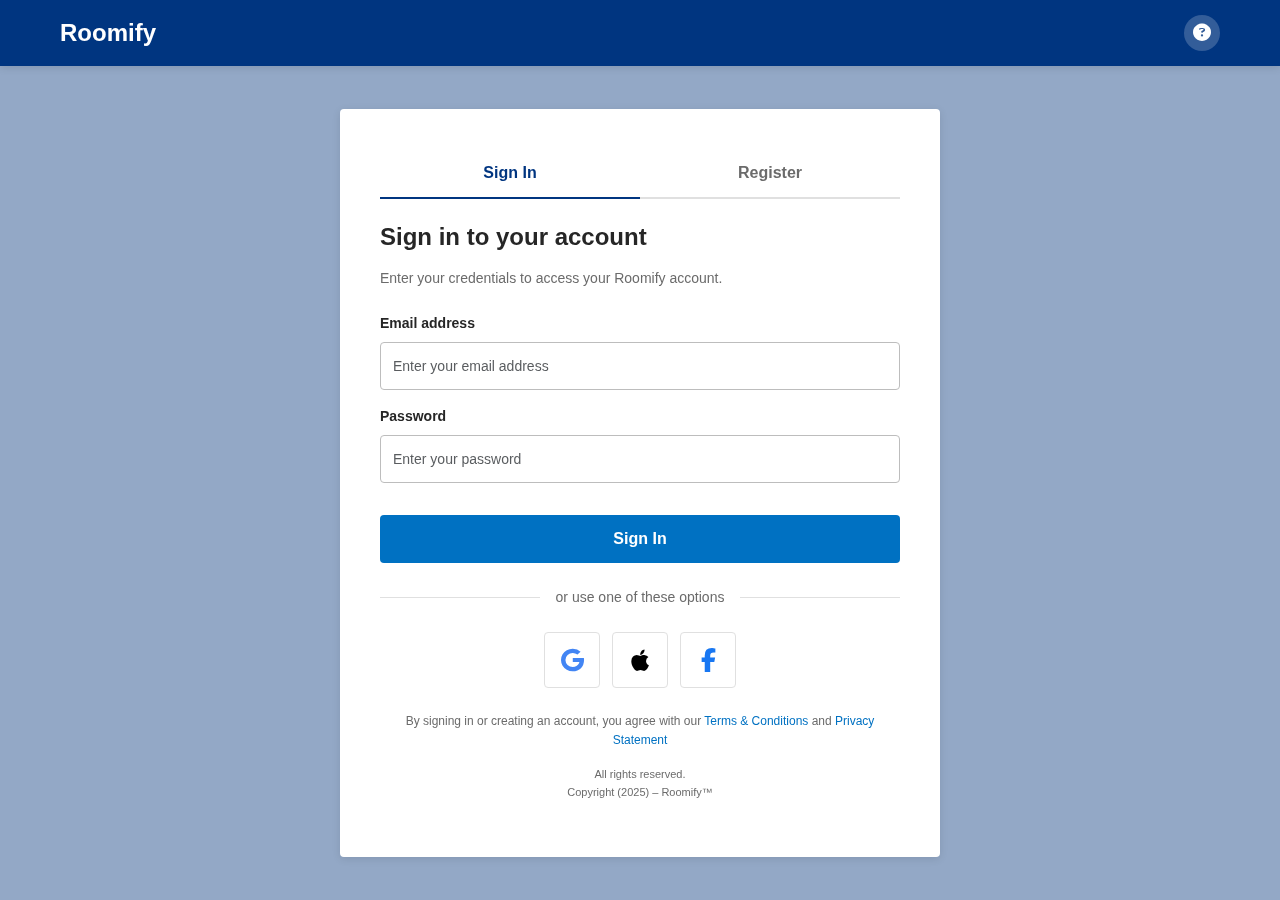
<file: Roomify-login/login.html>
<!DOCTYPE html>
<html lang="en">
<head>
    <meta charset="UTF-8">
    <meta name="viewport" content="width=device-width, initial-scale=1.0">
    <title>Sign in or register - Roomify</title>
    <link href="https://cdnjs.cloudflare.com/ajax/libs/bootstrap/5.3.2/css/bootstrap.min.css" rel="stylesheet">
    <link href="https://cdnjs.cloudflare.com/ajax/libs/font-awesome/6.4.2/css/all.min.css" rel="stylesheet">
    <link rel="stylesheet" href="style.css">
</head>
<body>
    <header class="header">
        <div class="header-container">
            <a href="#" class="logo">Roomify</a>
            <div class="header-icons">
                <div class="header-icon">
                    <i class="fas fa-question-circle"></i>
                </div>
            </div>
        </div>
    </header>

    <main class="main-content">
        <div class="signin-container">
            <div class="form-toggle">
                <button class="toggle-btn active" id="signInToggle">Sign In</button>
                <button class="toggle-btn" id="signUpToggle">Register</button>
            </div>

            <!-- Sign In Form -->
            <div id="signInFormContainer" class="form-container active">
                <h1 class="signin-title">Sign in to your account</h1>
                <p class="signin-subtitle">Enter your credentials to access your Roomify account.</p>

                <form id="signInForm">
                    <div class="mb-3">
                        <label for="signInEmail" class="form-label">Email address</label>
                        <input type="email" class="form-control" id="signInEmail" placeholder="Enter your email address" required>
                    </div>
                    <div class="mb-3">
                        <label for="signInPassword" class="form-label">Password</label>
                        <input type="password" class="form-control" id="signInPassword" placeholder="Enter your password" required>
                    </div>
                    <button type="submit" class="btn-primary-custom">Sign In</button>
                </form>
            </div>

            <!-- Sign Up Form -->
            <div id="signUpFormContainer" class="form-container">
                <h1 class="signin-title">Create a new account</h1>
                <p class="signin-subtitle">Join Roomify to start booking amazing accommodations.</p>

                <form id="signUpForm">
                    <div class="form-grid">
                        <div class="mb-3">
                            <label for="signUpName" class="form-label">Name</label>
                            <input type="text" class="form-control" id="signUpName" placeholder="Enter your full name" required>
                        </div>
                        <div class="mb-3">
                            <label for="signUpEmail" class="form-label">Email address</label>
                            <input type="email" class="form-control" id="signUpEmail" placeholder="Enter your email address" required>
                        </div>
                        <div class="mb-3">
                            <label for="signUpPhone" class="form-label">Phone Number</label>
                            <input type="tel" class="form-control" id="signUpPhone" placeholder="Enter your phone number" required>
                        </div>
                        <div class="mb-3">
                            <label for="signUpCountry" class="form-label">Country</label>
                            <select class="form-control" id="signUpCountry" required>
                                <option value="">Select your country</option>
                                <option value="US">United States</option>
                                <option value="GB">United Kingdom</option>
                                <option value="CA">Canada</option>
                                <option value="AU">Australia</option>
                                <option value="DE">Germany</option>
                                <option value="FR">France</option>
                                <option value="IT">Italy</option>
                                <option value="ES">Spain</option>
                                <option value="NL">Netherlands</option>
                                <option value="BE">Belgium</option>
                                <option value="CH">Switzerland</option>
                                <option value="AT">Austria</option>
                                <option value="SE">Sweden</option>
                                <option value="NO">Norway</option>
                                <option value="DK">Denmark</option>
                                <option value="FI">Finland</option>
                                <option value="PL">Poland</option>
                                <option value="PT">Portugal</option>
                                <option value="GR">Greece</option>
                                <option value="IE">Ireland</option>
                                <option value="NZ">New Zealand</option>
                                <option value="JP">Japan</option>
                                <option value="KR">South Korea</option>
                                <option value="CN">China</option>
                                <option value="IN">India</option>
                                <option value="BR">Brazil</option>
                                <option value="MX">Mexico</option>
                                <option value="AR">Argentina</option>
                                <option value="ZA">South Africa</option>
                                <option value="EG">Egypt</option>
                                <option value="AE">United Arab Emirates</option>
                                <option value="SA">Saudi Arabia</option>
                                <option value="TR">Turkey</option>
                                <option value="RU">Russia</option>
                                <option value="OTHER">Other</option>
                            </select>
                        </div>
                    </div>
                    <div class="mb-3">
                        <label for="signUpPassword" class="form-label">Password <span class="password-hint">(8+ characters)</span></label>
                        <div class="password-input-wrapper">
                            <input type="password" class="form-control" id="signUpPassword" placeholder="Create a password (min. 8 characters)" required>
                            <button type="button" class="password-toggle" id="toggleSignUpPassword">
                                <i class="fas fa-eye"></i>
                            </button>
                        </div>
                    </div>
                    <button type="submit" class="btn-primary-custom">Create Account</button>
                </form>
            </div>

            <div class="divider">
                <span>or use one of these options</span>
            </div>

            <div class="social-buttons">
                <button class="social-btn" title="Continue with Google">
                    <i class="fab fa-google google-icon"></i>
                </button>
                <button class="social-btn" title="Continue with Apple">
                    <i class="fab fa-apple apple-icon"></i>
                </button>
                <button class="social-btn" title="Continue with Facebook">
                    <i class="fab fa-facebook-f facebook-icon"></i>
                </button>
            </div>

            <div class="signin-footer">
                <p>
                    By signing in or creating an account, you agree with our 
                    <a href="#">Terms & Conditions</a> and 
                    <a href="#">Privacy Statement</a>
                </p>
                <p class="copyright">
                    All rights reserved.<br>
                    Copyright (2025) – Roomify™
                </p>
            </div>
        </div>
    </main>

    <script src="script.js"></script>
</body>
</html>
</file>
<file: Home Page/style.css>
:root {
    --primary-color: #003580;
    --secondary-color: #0071c2;
    --accent-color: #febb02;
}

/* General */
body {
    font-family: -apple-system, BlinkMacSystemFont, 'Segoe UI', Roboto, Oxygen, Ubuntu, sans-serif;
}

/* Top Header */
.top-header {
    background-color: var(--primary-color);
    border-bottom: 1px solid rgba(255,255,255,0.1);
}

.navbar-brand {
    color: white !important;
    font-weight: bold;
    font-size: 1.5rem;
}

.white-btn {
    background: white;
    color: var(--primary-color);
    border-radius: 4px;
    font-weight: 500;
}

.icon-btn {
    width: 32px;
    height: 32px;
    border-radius: 50%;
}

/* Navigation */
.navbar {
    background-color: var(--primary-color);
    padding: 1rem 0;
}

.nav-pills .nav-link {
    color: white;
    border-radius: 20px;
    margin: 0 5px;
    padding: 8px 20px;
}

.nav-pills .nav-link.active {
    background-color: white;
    color: var(--primary-color);
}

/* Hero Section */
.hero {
    background-image: linear-gradient(rgba(0, 53, 128, 0.6), rgba(0, 53, 128, 0.6)), url('https://images.unsplash.com/photo-1564501049412-61c2a3083791?w=1920&q=80');
    background-size: cover;
    background-position: center;
    background-repeat: no-repeat;
    color: white;
    padding: 80px 0 120px;
    margin-bottom: -60px;
    position: relative;
}

.hero h1 {
    font-size: 2.5rem;
    font-weight: bold;
}

/* Search Form */
.search-card {
    background: white;
    border-radius: 8px;
    padding: 2rem;
    box-shadow: 0 4px 12px rgba(0,0,0,0.15);
    position: relative;
    z-index: 10;
}

.btn-search {
    background-color: var(--secondary-color);
    color: white;
    padding: 12px;
    border: none;
    border-radius: 4px;
}

/* Offers Section */
.offers-section {
    padding: 60px 0;
    background-color: #fff;
}

.section-title {
    font-size: 1.75rem;
    font-weight: 700;
    margin-bottom: 0.5rem;
    color: #1a1a1a;
}

.section-subtitle {
    color: #6b6b6b;
    font-size: 0.95rem;
    margin-bottom: 2rem;
}

.offers-container {
    margin-bottom: 2rem;
}

.offer-card {
    background: white;
    border: 1px solid #e0e0e0;
    border-radius: 12px;
    padding: 1.5rem;
    height: 100%;
    transition: box-shadow 0.3s ease;
    min-height: 200px;
}

.offer-card:hover {
    box-shadow: 0 4px 12px rgba(0,0,0,0.1);
}

.offer-card-image {
    background-size: cover !important;
    background-position: center !important;
    border: none !important;
    position: relative;
}

.offer-card-image .offer-content {
    height: 100%;
    min-height: 200px;
}

.offer-text-light {
    color: white;
}

.offer-text-light .offer-category {
    color: rgba(255, 255, 255, 0.9);
}

.offer-text-light .offer-title {
    color: white;
}

.offer-text-light .offer-description {
    color: rgba(255, 255, 255, 0.9);
}

.offer-content {
    display: flex;
    justify-content: space-between;
    align-items: center;
    gap: 1.5rem;
    height: 100%;
}

.offer-text {
    flex: 1;
}

.offer-category {
    font-size: 0.75rem;
    color: #6b6b6b;
    text-transform: uppercase;
    letter-spacing: 0.5px;
    display: block;
    margin-bottom: 0.5rem;
}

.offer-title {
    font-size: 1.25rem;
    font-weight: 700;
    color: #1a1a1a;
    margin-bottom: 0.5rem;
}

.offer-description {
    font-size: 0.9rem;
    color: #6b6b6b;
    margin-bottom: 1rem;
    line-height: 1.5;
}

.btn-offer {
    background-color: var(--secondary-color);
    color: white;
    border: none;
    border-radius: 4px;
    padding: 0.5rem 1.5rem;
    font-weight: 500;
    font-size: 0.9rem;
    transition: background-color 0.3s ease;
}

.btn-offer:hover {
    background-color: #005a9e;
    color: white;
}

.offer-image {
    position: relative;
    width: 120px;
    height: 120px;
    flex-shrink: 0;
}

.offer-badge {
    position: absolute;
    top: 0;
    right: 0;
    background-color: var(--primary-color);
    color: white;
    font-size: 1.5rem;
    font-weight: 700;
    width: 60px;
    height: 60px;
    display: flex;
    align-items: center;
    justify-content: center;
    border-radius: 8px;
    z-index: 2;
}

.offer-illustration {
    position: absolute;
    bottom: 0;
    left: 0;
    width: 100px;
    height: 100px;
    border-radius: 8px;
    background-size: contain;
    background-repeat: no-repeat;
    background-position: center;
}

.car-illustration {
    background: linear-gradient(135deg, #87CEEB 0%, #B0E0E6 100%);
    position: relative;
}

.car-illustration::after {
    content: '🚗';
    position: absolute;
    bottom: 10px;
    left: 50%;
    transform: translateX(-50%);
    font-size: 2rem;
}

.tower-illustration {
    background: linear-gradient(135deg, #E8E8E8 0%, #F5F5F5 100%);
    position: relative;
}

.tower-illustration::after {
    content: '🗼';
    position: absolute;
    bottom: 10px;
    left: 50%;
    transform: translateX(-50%);
    font-size: 2rem;
}

.airport-illustration {
    background: linear-gradient(135deg, #E8E8E8 0%, #F5F5F5 100%);
    position: relative;
}

.airport-illustration::after {
    content: '🚗';
    position: absolute;
    bottom: 15px;
    left: 20px;
    font-size: 1.8rem;
}

.airport-illustration::before {
    content: '🧳';
    position: absolute;
    bottom: 15px;
    right: 20px;
    font-size: 1.5rem;
}

.offers-indicators {
    position: relative;
    margin-top: 1.5rem;
    margin-bottom: 0;
}

.offers-indicators button {
    width: 8px;
    height: 8px;
    border-radius: 50%;
    background-color: #d0d0d0;
    border: none;
    margin: 0 4px;
    opacity: 1;
}

.offers-indicators button.active {
    background-color: var(--secondary-color);
}

.offers-control {
    position: absolute;
    top: 50%;
    transform: translateY(-50%);
    width: 40px;
    height: 40px;
    background: white;
    border-radius: 50%;
    border: 1px solid #e0e0e0;
    box-shadow: 0 2px 8px rgba(0,0,0,0.1);
    z-index: 10;
}

.offers-control-next {
    right: -10px;
}

.offers-control-prev {
    left: -10px;
}

.offers-control .carousel-control-next-icon,
.offers-control .carousel-control-prev-icon {
    filter: invert(1);
    opacity: 0.7;
}

.offers-control:hover {
    box-shadow: 0 4px 12px rgba(0,0,0,0.15);
}

.offers-control:hover .carousel-control-next-icon,
.offers-control:hover .carousel-control-prev-icon {
    opacity: 1;
}

/* Property Types Section */
.property-types-section {
    padding: 60px 0;
    background-color: #fff;
}

.property-types-carousel {
    position: relative;
    padding: 0 30px;
}

.property-type-card {
    background: white;
    border-radius: 12px;
    overflow: hidden;
    transition: transform 0.3s ease, box-shadow 0.3s ease;
    cursor: pointer;
    height: 100%;
}

.property-type-card:hover {
    transform: translateY(-4px);
    box-shadow: 0 4px 12px rgba(0,0,0,0.15);
}

.property-image {
    width: 100%;
    height: 280px;
    overflow: hidden;
}

.property-image img {
    width: 100%;
    height: 100%;
    object-fit: cover;
    transition: transform 0.3s ease;
}

.property-type-card:hover .property-image img {
    transform: scale(1.05);
}

.property-info {
    padding: 1rem;
}

.property-name {
    font-size: 1.1rem;
    font-weight: 600;
    color: #1a1a1a;
    margin-bottom: 0.5rem;
}

.property-description {
    font-size: 0.9rem;
    color: #6b6b6b;
    margin: 0;
    line-height: 1.4;
}

.property-control {
    position: absolute;
    top: 50%;
    transform: translateY(-50%);
    width: 40px;
    height: 40px;
    background: white;
    border-radius: 50%;
    border: 1px solid #e0e0e0;
    box-shadow: 0 2px 8px rgba(0,0,0,0.1);
    z-index: 10;
}

.property-control-next {
    right: -10px;
}

.property-control-prev {
    left: -10px;
}

.property-control .carousel-control-next-icon,
.property-control .carousel-control-prev-icon {
    filter: invert(1);
    opacity: 0.7;
}

.property-control:hover {
    box-shadow: 0 4px 12px rgba(0,0,0,0.15);
}

.property-control:hover .carousel-control-next-icon,
.property-control:hover .carousel-control-prev-icon {
    opacity: 1;
}

/* Destinations Section */
.destinations-section {
    padding: 60px 0;
}

.destinations-grid {
    margin-top: 2rem;
}

.destination-card {
    border-radius: 12px;
    overflow: hidden;
    transition: transform 0.3s ease, box-shadow 0.3s ease;
    cursor: pointer;
    height: 100%;
}

.destination-card:hover {
    transform: translateY(-4px);
    box-shadow: 0 8px 16px rgba(0,0,0,0.2);
}

.destination-image {
    position: relative;
    width: 100%;
    height: 250px;
    overflow: hidden;
}

.destination-image img {
    width: 100%;
    height: 100%;
    object-fit: cover;
    transition: transform 0.3s ease;
}

.destination-card:hover .destination-image img {
    transform: scale(1.1);
}

.destination-overlay {
    position: absolute;
    top: 0;
    left: 0;
    right: 0;
    background: linear-gradient(to bottom, rgba(0,0,0,0.6) 0%, rgba(0,0,0,0.3) 50%, transparent 100%);
    padding: 1.5rem;
    height: 100%;
    display: flex;
    align-items: flex-start;
}

.destination-info {
    display: flex;
    align-items: center;
    gap: 0.75rem;
}

.destination-flag {
    font-size: 1.5rem;
    line-height: 1;
}

.destination-name {
    color: white;
    font-size: 1.5rem;
    font-weight: 600;
    margin: 0;
    text-shadow: 0 2px 4px rgba(0,0,0,0.3);
}

/* Testimonials */
.testimonials-section {
    background-color: #f5f5f5;
    padding: 60px 0;
}

.testimonial-card {
    background: white;
    border-radius: 8px;
    padding: 2rem;
    box-shadow: 0 2px 8px rgba(0,0,0,0.1);
}

.stars {
    color: var(--accent-color);
}

/* Footer */
footer {
    background-color: var(--primary-color);
    color: white;
    padding: 60px 0 20px;
}

footer h5 {
    color: var(--accent-color);
}

footer a {
    color: white;
    text-decoration: none;
    display: block;
    margin-bottom: 0.5rem;
    transition: color 0.3s ease;
}

footer a:hover {
    color: var(--accent-color);
}

.social-icons {
    display: flex;
    gap: 15px;
}

.social-icons a {
    font-size: 1.4rem;
    display: inline-block;
}

.copyright {
    text-align: center;
    margin-top: 2rem;
}
.book-btn, .profile-btn {
    color: white !important;
    border-radius: 25px !important;
    margin-left: 10px;
    font-weight: 600;
}

.book-btn {
    background: linear-gradient(45deg, #ff6b6b, #ee5a24) !important;
}

.book-btn:hover {
    background: linear-gradient(45deg, #ee5a24, #ff6b6b) !important;
    transform: translateY(-2px);
    box-shadow: 0 4px 12px rgba(238, 90, 36, 0.3);
}

.profile-btn {
    background: linear-gradient(45deg, #4834d4, #686de0) !important;
}

.profile-btn:hover {
    background: linear-gradient(45deg, #686de0, #4834d4) !important;
    transform: translateY(-2px);
    box-shadow: 0 4px 12px rgba(72, 52, 212, 0.3);
}

/* Stays Section - Listings */
.stays-section {
    padding: 60px 0;
    background-color: #f8f9fa;
}

.filter-buttons {
    display: flex;
    gap: 10px;
    flex-wrap: wrap;
}

.filter-btn {
    border: 2px solid #003580;
    color: #003580;
    background: white;
    transition: all 0.3s;
}

.filter-btn:hover,
.filter-btn.active {
    background: #003580;
    color: white;
    border-color: #003580;
}

.listings-grid {
    display: grid;
    grid-template-columns: repeat(auto-fill, minmax(300px, 1fr));
    gap: 25px;
    margin-top: 30px;
}

.listing-card {
    background: white;
    border-radius: 12px;
    overflow: hidden;
    box-shadow: 0 2px 10px rgba(0, 0, 0, 0.1);
    transition: transform 0.3s, box-shadow 0.3s;
    cursor: pointer;
}

.listing-card:hover {
    transform: translateY(-5px);
    box-shadow: 0 5px 20px rgba(0, 0, 0, 0.15);
}

.listing-image {
    width: 100%;
    height: 200px;
    object-fit: cover;
    background: #e0e0e0;
}

.listing-content {
    padding: 20px;
}

.listing-header {
    display: flex;
    justify-content: space-between;
    align-items: start;
    margin-bottom: 10px;
}

.listing-title {
    font-size: 18px;
    font-weight: 600;
    color: #333;
    margin: 0;
    flex: 1;
    line-height: 1.3;
}

.listing-price {
    font-size: 20px;
    font-weight: 700;
    color: #003580;
    white-space: nowrap;
    margin-left: 10px;
}

.listing-price-period {
    font-size: 12px;
    color: #666;
    font-weight: normal;
}

.listing-types {
    display: flex;
    flex-wrap: wrap;
    gap: 6px;
    margin-bottom: 12px;
}

.listing-type-badge {
    background: #e9f2ff;
    color: #003580;
    padding: 4px 10px;
    border-radius: 12px;
    font-size: 11px;
    font-weight: 500;
}

.listing-details {
    display: flex;
    gap: 15px;
    margin-bottom: 15px;
    font-size: 14px;
    color: #666;
}

.listing-detail-item {
    display: flex;
    align-items: center;
    gap: 5px;
}

.listing-detail-item i {
    color: #003580;
    font-size: 12px;
}

.listing-description {
    font-size: 14px;
    color: #555;
    line-height: 1.5;
    margin-bottom: 15px;
    display: -webkit-box;
    -webkit-line-clamp: 2;
    -webkit-box-orient: vertical;
    overflow: hidden;
}

.listing-amenities {
    display: flex;
    flex-wrap: wrap;
    gap: 8px;
    margin-bottom: 15px;
}

.listing-amenity {
    font-size: 12px;
    color: #666;
    display: flex;
    align-items: center;
    gap: 4px;
}

.listing-amenity i {
    color: #003580;
    font-size: 10px;
}

.listing-actions {
    display: flex;
    gap: 10px;
}

.btn-book-now {
    flex: 1;
    background: linear-gradient(45deg, #ff6b6b, #ee5a24);
    color: white;
    border: none;
    padding: 10px 20px;
    border-radius: 6px;
    font-weight: 600;
    cursor: pointer;
    transition: all 0.3s;
    text-decoration: none;
    text-align: center;
    display: inline-block;
}

.btn-book-now:hover {
    background: linear-gradient(45deg, #ee5a24, #ff6b6b);
    transform: translateY(-2px);
    box-shadow: 0 4px 12px rgba(238, 90, 36, 0.3);
    color: white;
    text-decoration: none;
}

@media (max-width: 768px) {
    .listings-grid {
        grid-template-columns: 1fr;
    }
    
    .filter-buttons {
        margin-top: 15px;
    }
}
</file>
<file: Booking Form/style.css>
:root {
    --primary-color: #003580;
    --secondary-color: #0071c2;
    --accent-color: #febb02;
}

/* General */
body {
    font-family: -apple-system, BlinkMacSystemFont, 'Segoe UI', Roboto, Oxygen, Ubuntu, sans-serif;
    /*background-image: linear-gradient(rgba(0, 53, 128, 0.7), rgba(0, 53, 128, 0.7)), url('https://images.unsplash.com/photo-1564501049412-61c2a3083791?w=1920&q=80');*/
    background-color: #f5f5f5;
    background-size: cover;
    background-position: center;
    background-repeat: no-repeat;
    background-attachment: fixed;
    min-height: 100vh;
}

/* Ensure cards stand out on background */
.booking-card,
.booking-summary {
    box-shadow: 0 8px 24px rgba(0, 0, 0, 0.2);
}

/* Top Header */
.top-header {
    background-color: var(--primary-color);
    border-bottom: 1px solid rgba(255,255,255,0.1);
}

.navbar-brand {
    color: white !important;
    font-weight: bold;
    font-size: 1.5rem;
    text-decoration: none;
}

.white-btn {
    background: white;
    color: var(--primary-color);
    border-radius: 4px;
    font-weight: 500;
}

.icon-btn {
    width: 32px;
    height: 32px;
    border-radius: 50%;
}

/* Navigation */
.navbar {
    background-color: var(--primary-color);
    padding: 1rem 0;
}

.nav-pills .nav-link {
    color: white;
    border-radius: 20px;
    margin: 0 5px;
    padding: 8px 20px;
}

.nav-pills .nav-link.active {
    background-color: white;
    color: var(--primary-color);
}

/* Booking Section */
.booking-section {
    padding: 40px 0 60px;
    /*background-image: linear-gradient(rgba(0, 53, 128, 0.7), rgba(0, 53, 128, 0.7)), url('https://images.unsplash.com/photo-1564501049412-61c2a3083791?w=1920&q=80');*/
    background-size: cover;
    background-position: center;
    background-repeat: no-repeat;
    background-attachment: fixed;
    position: relative;
    min-height: 100vh;
}

.booking-card {
    background: white;
    border-radius: 12px;
    padding: 2.5rem;
    box-shadow: 0 4px 12px rgba(0,0,0,0.1);
    margin-bottom: 2rem;
}

.booking-header {
    margin-bottom: 2rem;
    padding-bottom: 1.5rem;
    border-bottom: 2px solid #f0f0f0;
}

.booking-header h2 {
    color: var(--primary-color);
    font-size: 1.75rem;
    font-weight: 700;
    margin-bottom: 0.5rem;
}

.booking-header h2 i {
    color: var(--secondary-color);
    margin-right: 0.5rem;
}

/* Form Sections */
.form-section {
    margin-bottom: 2.5rem;
    padding-bottom: 2rem;
    border-bottom: 1px solid #e0e0e0;
}

.form-section:last-of-type {
    border-bottom: none;
    margin-bottom: 0;
}

.section-title {
    color: var(--primary-color);
    font-size: 1.1rem;
    font-weight: 600;
    margin-bottom: 1.5rem;
    display: flex;
    align-items: center;
    gap: 0.5rem;
}

.section-title i {
    color: var(--secondary-color);
}

/* Form Controls */
.form-label {
    font-weight: 500;
    color: #333;
    margin-bottom: 0.5rem;
    font-size: 0.9rem;
}

.form-control,
.form-select {
    border: 1px solid #d0d0d0;
    border-radius: 6px;
    padding: 0.75rem;
    font-size: 0.95rem;
    transition: all 0.2s ease;
}

.form-control:focus,
.form-select:focus {
    border-color: var(--secondary-color);
    box-shadow: 0 0 0 0.2rem rgba(0, 113, 194, 0.25);
    outline: none;
}

.form-control.is-invalid,
.form-select.is-invalid {
    border-color: #dc3545;
}

.form-control.is-valid,
.form-select.is-valid {
    border-color: #28a745;
}

.invalid-feedback {
    display: none;
    font-size: 0.875rem;
    margin-top: 0.25rem;
}

.was-validated .form-control:invalid ~ .invalid-feedback,
.was-validated .form-select:invalid ~ .invalid-feedback {
    display: block;
}

/* Form Check */
.form-check {
    margin-top: 1rem;
}

.form-check-input {
    margin-top: 0.3rem;
}

.form-check-input:checked {
    background-color: var(--secondary-color);
    border-color: var(--secondary-color);
}

.form-check-label {
    color: #555;
    font-size: 0.9rem;
    cursor: pointer;
}

/* Textarea */
textarea.form-control {
    resize: vertical;
    min-height: 100px;
}

/* Form Actions */
.form-actions {
    display: flex;
    gap: 1rem;
    margin-top: 2rem;
    padding-top: 2rem;
    border-top: 2px solid #f0f0f0;
}

.btn-booking {
    background-color: var(--secondary-color);
    color: white;
    padding: 0.75rem 2rem;
    font-weight: 600;
    font-size: 1rem;
    border: none;
    border-radius: 6px;
    transition: all 0.3s ease;
    flex: 1;
}

.btn-booking:hover {
    background-color: var(--primary-color);
    transform: translateY(-2px);
    box-shadow: 0 4px 12px rgba(0, 53, 128, 0.3);
}

.btn-booking:active {
    transform: translateY(0);
}

.btn-outline-secondary {
    padding: 0.75rem 2rem;
    border-radius: 6px;
    font-weight: 500;
    background-color: white;
    color: var(--primary-color);
    border: 2px solid white;
    transition: all 0.3s ease;
}

.btn-outline-secondary:hover {
    background-color: var(--secondary-color);
    color: white;
    border-color: var(--secondary-color);
    transform: translateY(-2px);
    box-shadow: 0 4px 12px rgba(0, 113, 194, 0.3);
}

.btn-outline-secondary:active {
    transform: translateY(0);
}

/* Booking Summary */
.booking-summary {
    background: white;
    border-radius: 12px;
    padding: 2rem;
    box-shadow: 0 4px 12px rgba(0,0,0,0.1);
    position: sticky;
    top: 20px;
}

.summary-title {
    color: var(--primary-color);
    font-size: 1.25rem;
    font-weight: 700;
    margin-bottom: 1.5rem;
    padding-bottom: 1rem;
    border-bottom: 2px solid #f0f0f0;
    display: flex;
    align-items: center;
    gap: 0.5rem;
}

.summary-title i {
    color: var(--secondary-color);
}

.summary-item {
    display: flex;
    justify-content: space-between;
    align-items: center;
    padding: 0.75rem 0;
    border-bottom: 1px solid #f0f0f0;
}

.summary-item:last-child {
    border-bottom: none;
}

.summary-label {
    color: #6b6b6b;
    font-size: 0.9rem;
    font-weight: 500;
}

.summary-value {
    color: #333;
    font-weight: 600;
    text-align: right;
}

.summary-divider {
    height: 2px;
    background-color: #e0e0e0;
    margin: 1rem 0;
}

.summary-total {
    margin-top: 0.5rem;
    padding-top: 1rem;
    border-top: 2px solid var(--primary-color);
}

.summary-total .summary-label {
    color: var(--primary-color);
    font-size: 1.1rem;
    font-weight: 700;
}

.summary-total .summary-value {
    color: var(--secondary-color);
    font-size: 1.5rem;
    font-weight: 700;
}

.summary-note {
    margin-top: 1.5rem;
    padding: 1rem;
    background-color: #f8f9fa;
    border-radius: 8px;
    display: flex;
    gap: 0.75rem;
    align-items: flex-start;
}

.summary-note i {
    color: var(--secondary-color);
    margin-top: 0.2rem;
    flex-shrink: 0;
}

.summary-note small {
    color: #6b6b6b;
    line-height: 1.5;
}

/* Security Badge */
.security-badge {
    background: linear-gradient(135deg, var(--primary-color), var(--secondary-color));
    color: white;
    padding: 1.5rem;
    border-radius: 12px;
    margin-top: 1.5rem;
    display: flex;
    align-items: center;
    gap: 1rem;
    box-shadow: 0 4px 12px rgba(0, 53, 128, 0.2);
}

.security-badge i {
    font-size: 2rem;
    opacity: 0.9;
}

.security-badge strong {
    display: block;
    margin-bottom: 0.25rem;
    font-size: 1rem;
}

.security-badge small {
    opacity: 0.9;
    font-size: 0.85rem;
}

/* Footer */
footer {
    background-color: var(--primary-color);
    color: white;
    padding: 60px 0 20px;
    margin-top: 60px;
}

footer h5 {
    color: var(--accent-color);
}

footer a {
    color: white;
    text-decoration: none;
    display: block;
    margin-bottom: 0.5rem;
    transition: color 0.3s ease;
}

footer a:hover {
    color: var(--accent-color);
}

.social-icons {
    display: flex;
    gap: 15px;
}

.social-icons a {
    font-size: 1.4rem;
    display: inline-block;
}

.copyright {
    text-align: center;
    margin-top: 2rem;
}

/* Responsive Design */
@media (max-width: 992px) {
    .booking-summary {
        position: relative;
        top: 0;
        margin-top: 2rem;
    }
}

@media (max-width: 768px) {
    .booking-card {
        padding: 1.5rem;
    }

    .form-actions {
        flex-direction: column;
    }

    .btn-booking,
    .btn-outline-secondary {
        width: 100%;
    }

    .booking-header h2 {
        font-size: 1.5rem;
    }
}

/* Loading State */
.btn-booking:disabled {
    opacity: 0.6;
    cursor: not-allowed;
}

/* Success Animation */
@keyframes successPulse {
    0% {
        transform: scale(1);
    }
    50% {
        transform: scale(1.05);
    }
    100% {
        transform: scale(1);
    }
}

.success-animation {
    animation: successPulse 0.5s ease;
}
</file>
<file: Roomify-login/style.css>
* {
    margin: 0;
    padding: 0;
    box-sizing: border-box;
}

body {
    font-family: -apple-system, BlinkMacSystemFont, "Segoe UI", Roboto, "Helvetica Neue", Arial, sans-serif;
    background-color: #f5f5f5;
    position: relative;
}

body::before {
    content: '';
    position: fixed;
    top: 0;
    left: 0;
    width: 100%;
    height: 100%;
    background-image: url('https://images.unsplash.com/photo-1488646953014-85cb44e25828?ixlib=rb-4.0.3&ixid=M3wxMjA3fDB8MHxwaG90by1wYWdlfHx8fGVufDB8fHx8fA%3D%3D&auto=format&fit=crop&w=2070&q=80');
    background-size: cover;
    background-position: center;
    background-repeat: no-repeat;
    z-index: -2;
}

body::after {
    content: '';
    position: fixed;
    top: 0;
    left: 0;
    width: 100%;
    height: 100%;
    background-color: rgba(0, 53, 128, 0.4);
    z-index: -1;
}

/* Header Styles */
.header {
    background-color: #003580;
    padding: 15px 0;
    box-shadow: 0 2px 8px rgba(0,0,0,0.1);
}

.header-container {
    max-width: 1200px;
    margin: 0 auto;
    padding: 0 20px;
    display: flex;
    justify-content: space-between;
    align-items: center;
}

.logo {
    color: white;
    font-size: 24px;
    font-weight: bold;
    text-decoration: none;
}

.header-icons {
    display: flex;
    gap: 15px;
}

.header-icon {
    width: 36px;
    height: 36px;
    border-radius: 50%;
    background-color: rgba(255,255,255,0.2);
    display: flex;
    align-items: center;
    justify-content: center;
    cursor: pointer;
    transition: background-color 0.3s;
    border: none;
    color: white;
    font-size: 18px;
    padding: 0;
}

.header-icon:hover {
    background-color: rgba(255,255,255,0.3);
}

.header-icon i {
    color: white;
    font-size: 18px;
}

/* Main Content */
.main-content {
    display: flex;
    justify-content: center;
    align-items: center;
    min-height: calc(100vh - 66px);
    padding: 40px 20px;
}

.signin-container {
    background: white;
    border-radius: 4px;
    box-shadow: 0 2px 8px rgba(0,0,0,0.1);
    padding: 40px;
    width: 100%;
    max-width: 600px;
    position: relative;
    z-index: 1;
}

.signin-title {
    font-size: 24px;
    font-weight: 700;
    color: #262626;
    margin-bottom: 16px;
    text-align: left;
}

.signin-subtitle {
    font-size: 14px;
    color: #6b6b6b;
    margin-bottom: 24px;
    line-height: 1.5;
}

/* Form Styles */
.form-label {
    font-size: 14px;
    font-weight: 600;
    color: #262626;
    margin-bottom: 8px;
    display: block;
}

.form-control {
    height: 48px;
    font-size: 14px;
    border: 1px solid #bdbdbd;
    border-radius: 4px;
    padding: 12px;
    transition: border-color 0.3s;
}

.form-control:focus {
    border-color: #003580;
    box-shadow: 0 0 0 3px rgba(0, 53, 128, 0.1);
    outline: none;
}

select.form-control {
    appearance: none;
    background-image: url("data:image/svg+xml,%3Csvg xmlns='http://www.w3.org/2000/svg' width='12' height='12' viewBox='0 0 12 12'%3E%3Cpath fill='%23333' d='M6 9L1 4h10z'/%3E%3C/svg%3E");
    background-repeat: no-repeat;
    background-position: right 12px center;
    padding-right: 40px;
    cursor: pointer;
}

.password-hint {
    font-weight: 400;
    color: #6b6b6b;
    font-size: 12px;
}

.password-input-wrapper {
    position: relative;
}

.password-toggle {
    position: absolute;
    right: 12px;
    top: 50%;
    transform: translateY(-50%);
    background: none;
    border: none;
    color: #6b6b6b;
    cursor: pointer;
    padding: 8px;
    display: flex;
    align-items: center;
    justify-content: center;
    transition: color 0.3s;
}

.password-toggle:hover {
    color: #003580;
}

.password-toggle i {
    font-size: 16px;
}

.btn-primary-custom {
    background-color: #0071c2;
    border: none;
    color: white;
    height: 48px;
    font-size: 16px;
    font-weight: 600;
    border-radius: 4px;
    width: 100%;
    margin-top: 16px;
    cursor: pointer;
    transition: background-color 0.3s;
}

.btn-primary-custom:hover {
    background-color: #00509e;
}

/* Divider */
.divider {
    display: flex;
    align-items: center;
    text-align: center;
    margin: 24px 0;
}

.divider::before,
.divider::after {
    content: '';
    flex: 1;
    border-bottom: 1px solid #e0e0e0;
}

.divider span {
    padding: 0 16px;
    font-size: 14px;
    color: #6b6b6b;
}

/* Social Buttons */
.social-buttons {
    display: flex;
    gap: 12px;
    justify-content: center;
    margin-bottom: 24px;
}

.social-btn {
    width: 56px;
    height: 56px;
    border: 1px solid #e0e0e0;
    border-radius: 4px;
    background: white;
    display: flex;
    align-items: center;
    justify-content: center;
    cursor: pointer;
    transition: all 0.3s;
}

.social-btn:hover {
    border-color: #003580;
    box-shadow: 0 2px 4px rgba(0,0,0,0.1);
}

.social-btn i {
    font-size: 24px;
}

.google-icon { color: #4285f4; }
.apple-icon { color: #000; }
.facebook-icon { color: #1877f2; }

/* Footer */
.signin-footer {
    text-align: center;
    font-size: 12px;
    color: #6b6b6b;
    margin-top: 24px;
    line-height: 1.6;
}

.signin-footer a {
    color: #0071c2;
    text-decoration: none;
}

.signin-footer a:hover {
    text-decoration: underline;
}

.copyright {
    margin-top: 12px;
    font-size: 11px;
}

/* Form Toggle */
.form-toggle {
    display: flex;
    gap: 0;
    margin-bottom: 24px;
    border-bottom: 2px solid #e0e0e0;
}

.toggle-btn {
    flex: 1;
    padding: 12px 0;
    background: none;
    border: none;
    font-size: 16px;
    font-weight: 600;
    color: #6b6b6b;
    cursor: pointer;
    position: relative;
    transition: color 0.3s;
}

.toggle-btn:hover {
    color: #003580;
}

.toggle-btn.active {
    color: #003580;
}

.toggle-btn.active::after {
    content: '';
    position: absolute;
    bottom: -2px;
    left: 0;
    right: 0;
    height: 2px;
    background-color: #003580;
}

/* Form Container */
.form-container {
    display: none;
}

.form-container.active {
    display: block;
}

.mb-3 {
    margin-bottom: 16px;
}

/* Form Grid Layout */
.form-grid {
    display: grid;
    grid-template-columns: 1fr 1fr;
    gap: 16px;
}

/* Auth Messages */
.auth-message {
    padding: 12px 16px;
    border-radius: 6px;
    margin-bottom: 20px;
    display: flex;
    align-items: center;
    gap: 10px;
    font-size: 14px;
    animation: slideDown 0.3s ease-out;
}

.auth-message-success {
    background-color: #d4edda;
    color: #155724;
    border: 1px solid #c3e6cb;
}

.auth-message-error {
    background-color: #f8d7da;
    color: #721c24;
    border: 1px solid #f5c6cb;
}

.auth-message i {
    font-size: 16px;
}

@keyframes slideDown {
    from {
        opacity: 0;
        transform: translateY(-10px);
    }
    to {
        opacity: 1;
        transform: translateY(0);
    }
}

/* Disabled button state */
.btn-primary-custom:disabled {
    opacity: 0.6;
    cursor: not-allowed;
}

/* Responsive */
@media (max-width: 576px) {
    .signin-container {
        padding: 24px;
        max-width: 100%;
    }

    .signin-title {
        font-size: 20px;
    }

    .form-grid {
        grid-template-columns: 1fr;
        gap: 0;
    }
}
</file>
